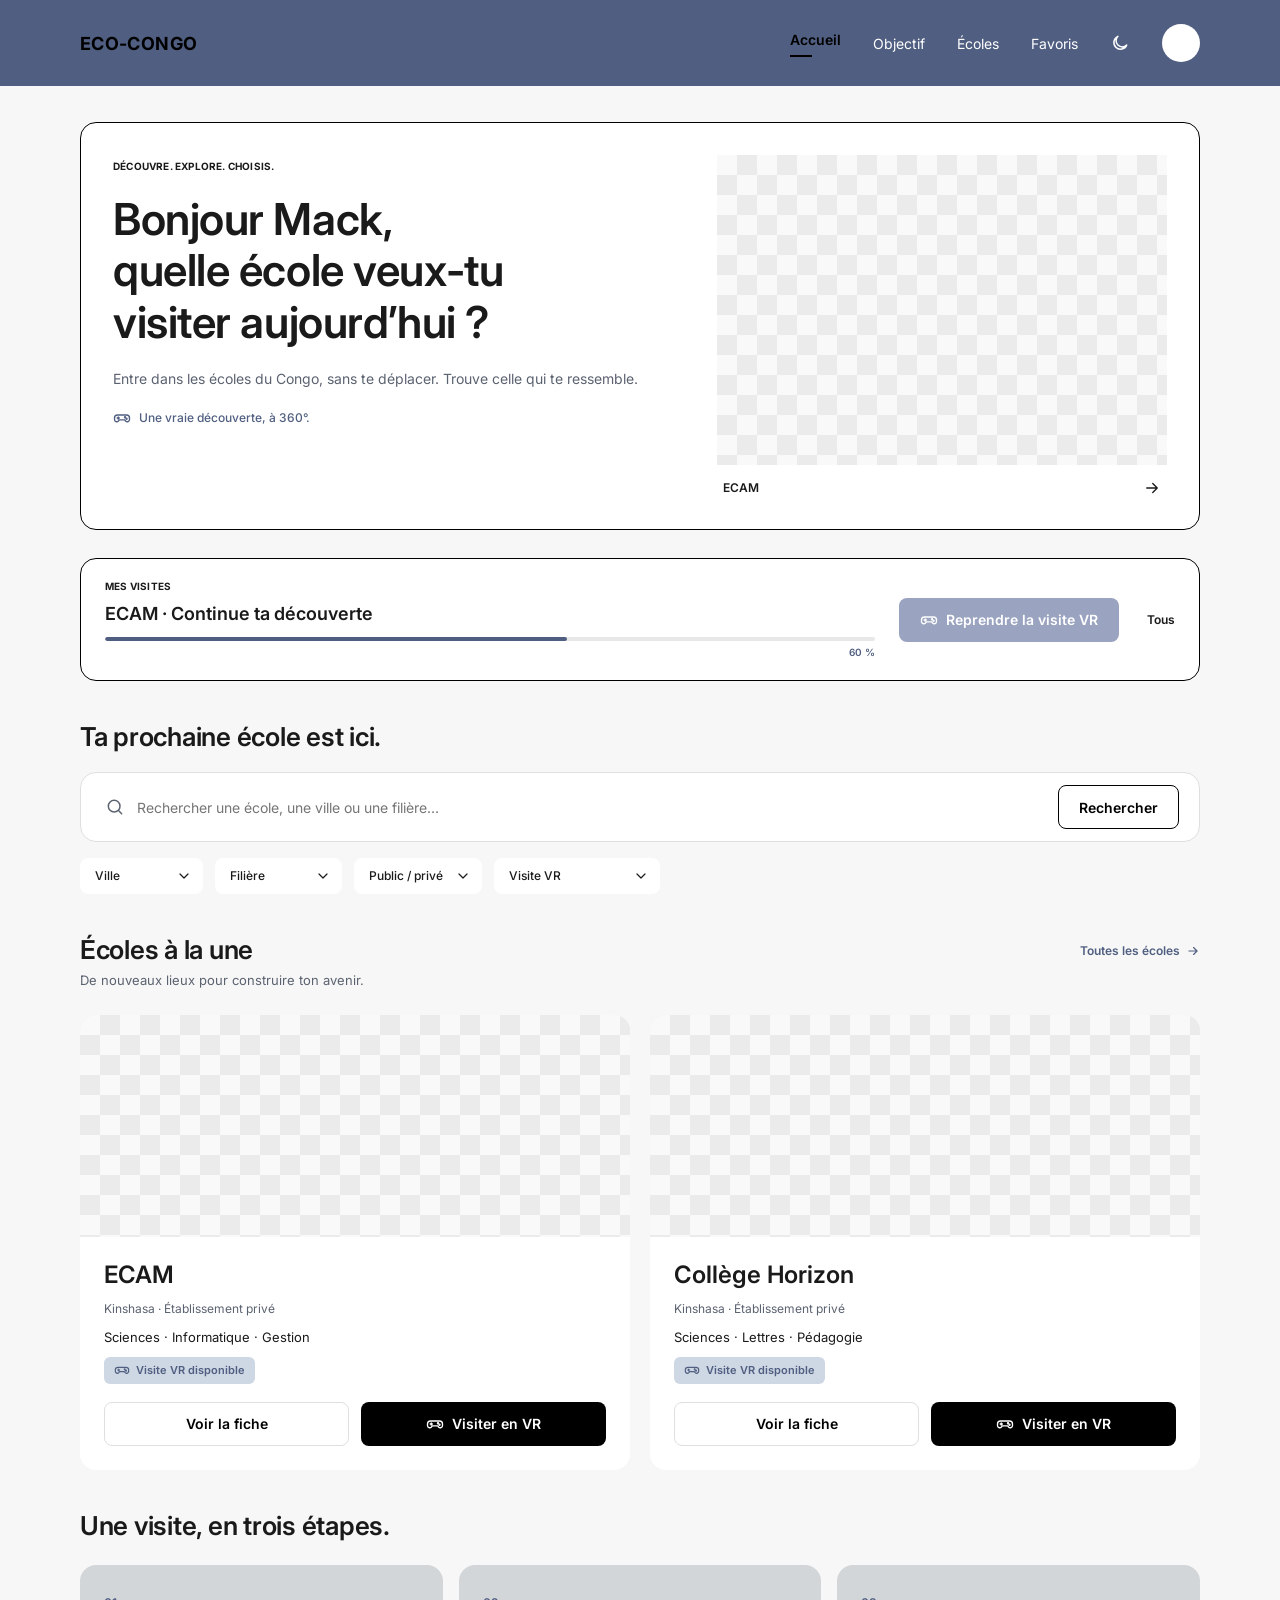
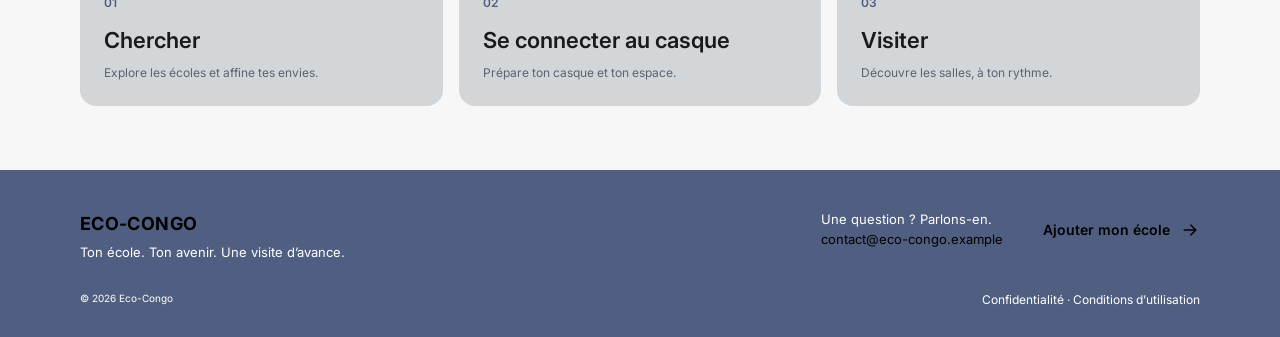
<file: index.html>
<!DOCTYPE html>
<html lang="fr">
<head>
  <meta charset="UTF-8">
  <meta name="viewport" content="width=device-width, initial-scale=1.0">
  <title>Accueil · Eco-Congo</title>

  <script src="js/theme.js"></script>
  <link rel="preconnect" href="https://fonts.googleapis.com">
  <link rel="preconnect" href="https://fonts.gstatic.com" crossorigin>
  <link href="https://fonts.googleapis.com/css2?family=Inter:wght@400;500;600;700&display=swap" rel="stylesheet">

  <link rel="stylesheet" href="css/base.css">
  <link rel="stylesheet" href="css/composants.css">
  <link rel="stylesheet" href="css/accueil.css">
</head>
<body>

  <header class="entete">
    <div class="conteneur">
      <a class="logo" href="index.html">ECO-CONGO</a>
      <div class="entete-droite">
        <nav class="menu" id="menu" aria-label="Navigation principale">
          <a href="index.html" class="actif" aria-current="page">Accueil</a>
          <a href="#objectif">Objectif</a>
          <a href="pages/resultats.html">Écoles</a>
          <a href="pages/favoris.html">Favoris</a>
        </nav>
        <button class="theme-btn" id="theme-btn" type="button" aria-pressed="false" aria-label="Passer en mode sombre">
          <svg class="ico-lune" viewBox="0 0 24 24" fill="none" stroke="currentColor" stroke-width="1.8" stroke-linecap="round" stroke-linejoin="round" aria-hidden="true"><path d="M20 14.5A8 8 0 1 1 9.5 4a6.5 6.5 0 0 0 10.5 10.5z"/></svg>
          <svg class="ico-soleil" viewBox="0 0 24 24" fill="none" stroke="currentColor" stroke-width="1.8" stroke-linecap="round" stroke-linejoin="round" aria-hidden="true"><circle cx="12" cy="12" r="4"/><path d="M12 2v2M12 20v2M4.9 4.9l1.4 1.4M17.7 17.7l1.4 1.4M2 12h2M20 12h2M4.9 19.1l1.4-1.4M17.7 6.3l1.4-1.4"/></svg>
        </button>
        <a class="profil" href="pages/connexion.html" aria-label="Mon profil"></a>
        <button class="burger" type="button" aria-label="Ouvrir le menu" aria-expanded="false" aria-controls="menu">
          <svg viewBox="0 0 24 24" fill="none" stroke="currentColor" stroke-width="1.8" stroke-linecap="round" aria-hidden="true"><path d="M4 7h16M4 12h16M4 17h16"/></svg>
        </button>
      </div>
    </div>
  </header>

  <main class="conteneur">

    <section class="hero" aria-labelledby="titre-hero">
      <div class="hero-texte">
        <p class="kicker">DÉCOUVRE. EXPLORE. CHOISIS.</p>
        <h1 id="titre-hero">Bonjour Mack,<br>quelle école veux-tu<br>visiter aujourd’hui ?</h1>
        <p class="hero-sous">Entre dans les écoles du Congo, sans te déplacer. Trouve celle qui te ressemble.</p>
        <p class="hero-lien">
          <svg viewBox="0 0 24 24" fill="none" stroke="currentColor" stroke-width="1.8" stroke-linecap="round" stroke-linejoin="round" aria-hidden="true"><path d="M6 8h12a4 4 0 0 1 4 4v2a3 3 0 0 1-5.2 2l-1.3-1.5h-7L7.2 16A3 3 0 0 1 2 14v-2a4 4 0 0 1 4-4z"/><path d="M7 10.5v3M5.5 12h3"/><circle cx="16" cy="11" r=".7"/><circle cx="18" cy="13" r=".7"/></svg>
          Une vraie découverte, à 360°.
        </p>
      </div>

      <a class="hero-ecole" href="pages/fiche-ecole.html" aria-label="Découvrir l'ECAM">
        <div class="photo" role="img" aria-label="Photo de l'ECAM"></div>
        <div class="hero-ecole-ligne">
          <span>ECAM</span>
          <svg viewBox="0 0 24 24" fill="none" stroke="currentColor" stroke-width="1.8" stroke-linecap="round" stroke-linejoin="round" aria-hidden="true"><path d="M5 12h14M13 6l6 6-6 6"/></svg>
        </div>
      </a>
    </section>

    <section class="visites" aria-label="Mes visites">
      <div class="visites-infos">
        <p class="kicker">MES VISITES</p>
        <h2>ECAM · Continue ta découverte</h2>
        <div class="progression">
          <div class="progression-piste" role="progressbar" aria-valuenow="60" aria-valuemin="0" aria-valuemax="100" aria-label="Avancement de la visite">
            <span style="width: 60%"></span>
          </div>
          <p class="progression-pct">60 %</p>
        </div>
      </div>
      <div class="visites-actions">
        <a class="btn btn-pale" href="pages/visite-360.html">
          <svg viewBox="0 0 24 24" fill="none" stroke="currentColor" stroke-width="1.8" stroke-linecap="round" stroke-linejoin="round" aria-hidden="true"><path d="M6 8h12a4 4 0 0 1 4 4v2a3 3 0 0 1-5.2 2l-1.3-1.5h-7L7.2 16A3 3 0 0 1 2 14v-2a4 4 0 0 1 4-4z"/><path d="M7 10.5v3M5.5 12h3"/><circle cx="16" cy="11" r=".7"/><circle cx="18" cy="13" r=".7"/></svg>
          Reprendre la visite VR
        </a>
        <a class="lien-tous" href="pages/favoris.html">Tous</a>
      </div>
    </section>

    <section class="bloc" aria-labelledby="titre-recherche">
      <h2 class="titre-section" id="titre-recherche">Ta prochaine école est ici.</h2>

      <form action="pages/resultats.html" method="get" role="search">
        <div class="recherche">
          <svg class="recherche-icone" viewBox="0 0 24 24" fill="none" stroke="currentColor" stroke-width="1.8" stroke-linecap="round" stroke-linejoin="round" aria-hidden="true"><circle cx="11" cy="11" r="7"/><path d="m20 20-3.5-3.5"/></svg>
          <label class="invisible" for="recherche-texte">Rechercher une école, une ville ou une filière</label>
          <input id="recherche-texte" name="q" type="search" placeholder="Rechercher une école, une ville ou une filière…" autocomplete="off">
          <button class="btn btn-contour-noir" type="submit">
            <span class="cache-mobile">Rechercher</span><span class="visible-mobile">Chercher</span>
          </button>
        </div>

        <div class="filtres-rapides">
          <select name="ville" aria-label="Ville">
            <option value="">Ville</option>
            <option>Kinshasa</option><option>Goma</option><option>Lubumbashi</option>
          </select>
          <select name="filiere" aria-label="Filière">
            <option value="">Filière</option>
            <option>Sciences</option><option>Informatique</option><option>Gestion</option>
            <option>Lettres</option><option>Commerce</option><option>Pédagogie</option>
          </select>
          <select name="type" aria-label="Public ou privé">
            <option value="">Public / privé</option>
            <option>Public</option><option>Privé</option>
          </select>
          <select name="vr" aria-label="Visite VR">
            <option value="">Visite VR</option>
            <option value="1">Visite VR disponible</option>
          </select>
        </div>
      </form>
    </section>

    <section class="bloc" aria-labelledby="titre-une">
      <div class="titre-ligne">
        <div>
          <h2 class="titre-section" id="titre-une">Écoles à la une</h2>
          <p class="titre-sous">De nouveaux lieux pour construire ton avenir.</p>
        </div>
        <a class="lien-bleu" href="pages/resultats.html">Toutes les écoles
          <svg viewBox="0 0 24 24" fill="none" stroke="currentColor" stroke-width="2" stroke-linecap="round" stroke-linejoin="round" aria-hidden="true"><path d="M5 12h14M13 6l6 6-6 6"/></svg>
        </a>
      </div>

      <div class="cartes-une">

        <article class="carte-ecole carte-ecole--haute">
          <div class="photo" role="img" aria-label="Photo de l'ECAM"></div>
          <div class="carte-contenu">
            <h3>ECAM</h3>
            <button class="carte-favori" type="button" data-id="ecam" aria-pressed="false" aria-label="Ajouter ECAM aux favoris">
              <svg viewBox="0 0 24 24" fill="none" stroke="currentColor" stroke-width="1.8" stroke-linecap="round" stroke-linejoin="round" aria-hidden="true"><path d="M12 20s-7-4.4-7-10a4 4 0 0 1 7-2.6A4 4 0 0 1 19 10c0 5.6-7 10-7 10z"/></svg>
            </button>
            <p class="carte-meta">Kinshasa · Établissement privé</p>
            <p class="carte-filieres">Sciences · Informatique · Gestion</p>
            <span class="badge-vr">
              <svg viewBox="0 0 24 24" fill="none" stroke="currentColor" stroke-width="1.8" stroke-linecap="round" stroke-linejoin="round" aria-hidden="true"><path d="M6 8h12a4 4 0 0 1 4 4v2a3 3 0 0 1-5.2 2l-1.3-1.5h-7L7.2 16A3 3 0 0 1 2 14v-2a4 4 0 0 1 4-4z"/><path d="M7 10.5v3M5.5 12h3"/><circle cx="16" cy="11" r=".7"/><circle cx="18" cy="13" r=".7"/></svg>
              Visite VR disponible
            </span>
            <div class="carte-actions">
              <a class="btn btn-contour" href="pages/fiche-ecole.html?id=ecam">Voir la fiche</a>
              <a class="btn btn-noir" href="pages/preparer-visite.html?id=ecam">
                <svg viewBox="0 0 24 24" fill="none" stroke="currentColor" stroke-width="1.8" stroke-linecap="round" stroke-linejoin="round" aria-hidden="true"><path d="M6 8h12a4 4 0 0 1 4 4v2a3 3 0 0 1-5.2 2l-1.3-1.5h-7L7.2 16A3 3 0 0 1 2 14v-2a4 4 0 0 1 4-4z"/><path d="M7 10.5v3M5.5 12h3"/><circle cx="16" cy="11" r=".7"/><circle cx="18" cy="13" r=".7"/></svg>
                Visiter en VR
              </a>
            </div>
          </div>
        </article>

        <article class="carte-ecole carte-ecole--haute">
          <div class="photo" role="img" aria-label="Photo du Collège Horizon"></div>
          <div class="carte-contenu">
            <h3>Collège Horizon</h3>
            <button class="carte-favori" type="button" data-id="college-horizon" aria-pressed="false" aria-label="Ajouter le Collège Horizon aux favoris">
              <svg viewBox="0 0 24 24" fill="none" stroke="currentColor" stroke-width="1.8" stroke-linecap="round" stroke-linejoin="round" aria-hidden="true"><path d="M12 20s-7-4.4-7-10a4 4 0 0 1 7-2.6A4 4 0 0 1 19 10c0 5.6-7 10-7 10z"/></svg>
            </button>
            <p class="carte-meta">Kinshasa · Établissement privé</p>
            <p class="carte-filieres">Sciences · Lettres · Pédagogie</p>
            <span class="badge-vr">
              <svg viewBox="0 0 24 24" fill="none" stroke="currentColor" stroke-width="1.8" stroke-linecap="round" stroke-linejoin="round" aria-hidden="true"><path d="M6 8h12a4 4 0 0 1 4 4v2a3 3 0 0 1-5.2 2l-1.3-1.5h-7L7.2 16A3 3 0 0 1 2 14v-2a4 4 0 0 1 4-4z"/><path d="M7 10.5v3M5.5 12h3"/><circle cx="16" cy="11" r=".7"/><circle cx="18" cy="13" r=".7"/></svg>
              Visite VR disponible
            </span>
            <div class="carte-actions">
              <a class="btn btn-contour" href="pages/fiche-ecole.html?id=college-horizon">Voir la fiche</a>
              <a class="btn btn-noir" href="pages/preparer-visite.html?id=college-horizon">
                <svg viewBox="0 0 24 24" fill="none" stroke="currentColor" stroke-width="1.8" stroke-linecap="round" stroke-linejoin="round" aria-hidden="true"><path d="M6 8h12a4 4 0 0 1 4 4v2a3 3 0 0 1-5.2 2l-1.3-1.5h-7L7.2 16A3 3 0 0 1 2 14v-2a4 4 0 0 1 4-4z"/><path d="M7 10.5v3M5.5 12h3"/><circle cx="16" cy="11" r=".7"/><circle cx="18" cy="13" r=".7"/></svg>
                Visiter en VR
              </a>
            </div>
          </div>
        </article>

      </div>
    </section>

    <section class="bloc" id="objectif" aria-labelledby="titre-etapes">
      <h2 class="titre-section" id="titre-etapes">Une visite, en trois étapes.</h2>
      <ol class="trois-etapes">
        <li>
          <span class="etape-num">01</span>
          <h3>Chercher</h3>
          <p>Explore les écoles et affine tes envies.</p>
        </li>
        <li>
          <span class="etape-num">02</span>
          <h3>Se connecter au casque</h3>
          <p>Prépare ton casque et ton espace.</p>
        </li>
        <li>
          <span class="etape-num">03</span>
          <h3>Visiter</h3>
          <p>Découvre les salles, à ton rythme.</p>
        </li>
      </ol>
    </section>
  </main>

  <footer class="pied">
    <div class="conteneur">
      <div class="pied-haut">
        <div>
          <strong class="logo">ECO-CONGO</strong>
          <p class="pied-slogan">Ton école. Ton avenir. Une visite d’avance.</p>
        </div>
        <div class="pied-droite">
          <div class="pied-contact">
            <p>Une question ? Parlons-en.</p>
            <a href="mailto:contact@eco-congo.example">contact@eco-congo.example</a>
          </div>
          <a class="pied-ajout" href="pages/ajouter-ecole.html">Ajouter mon école
            <svg viewBox="0 0 24 24" fill="none" stroke="currentColor" stroke-width="1.8" stroke-linecap="round" stroke-linejoin="round" aria-hidden="true"><path d="M5 12h14M13 6l6 6-6 6"/></svg>
          </a>
        </div>
      </div>
      <div class="pied-bas">
        <small>© 2026 Eco-Congo</small>
        <p class="pied-legal"><a href="#">Confidentialité</a> · <a href="#">Conditions d’utilisation</a></p>
      </div>
    </div>
  </footer>

  <script src="js/main.js"></script>
  <script src="js/accueil.js"></script>
</body>
</html>
</file>
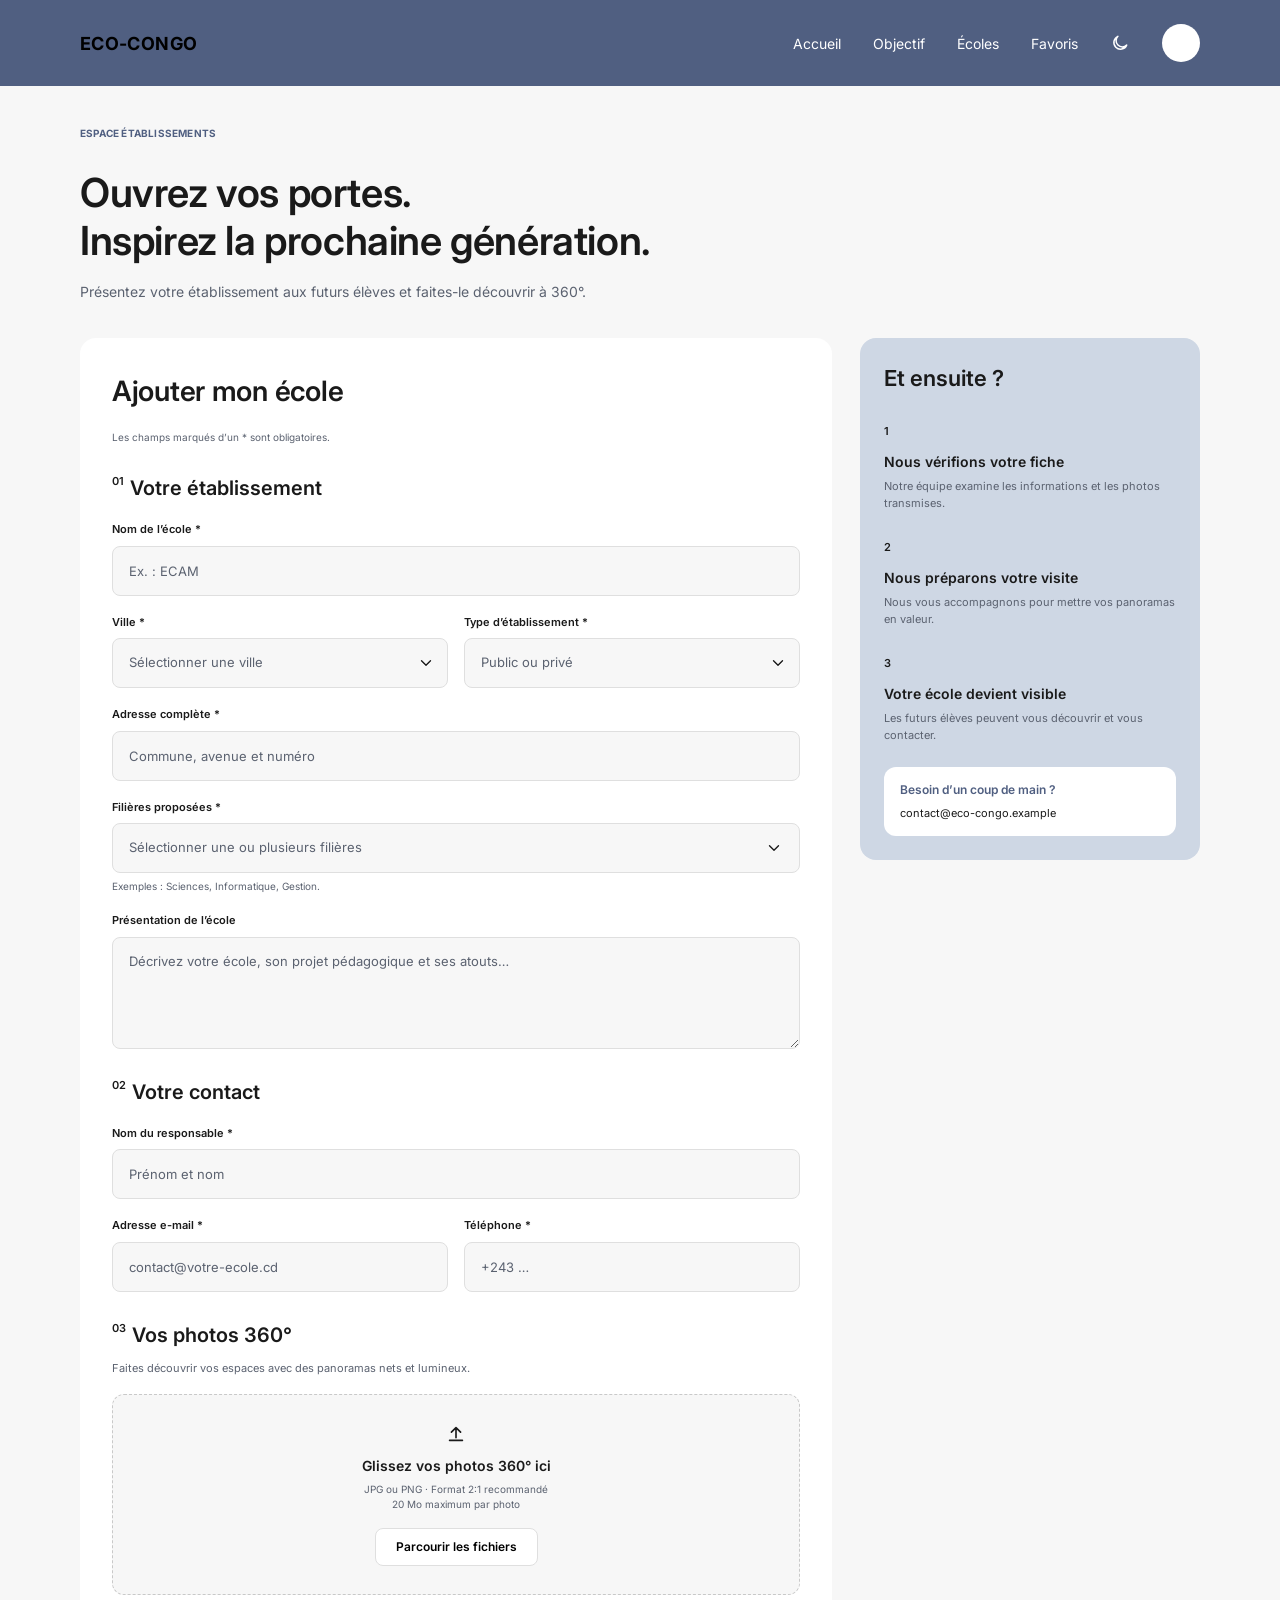
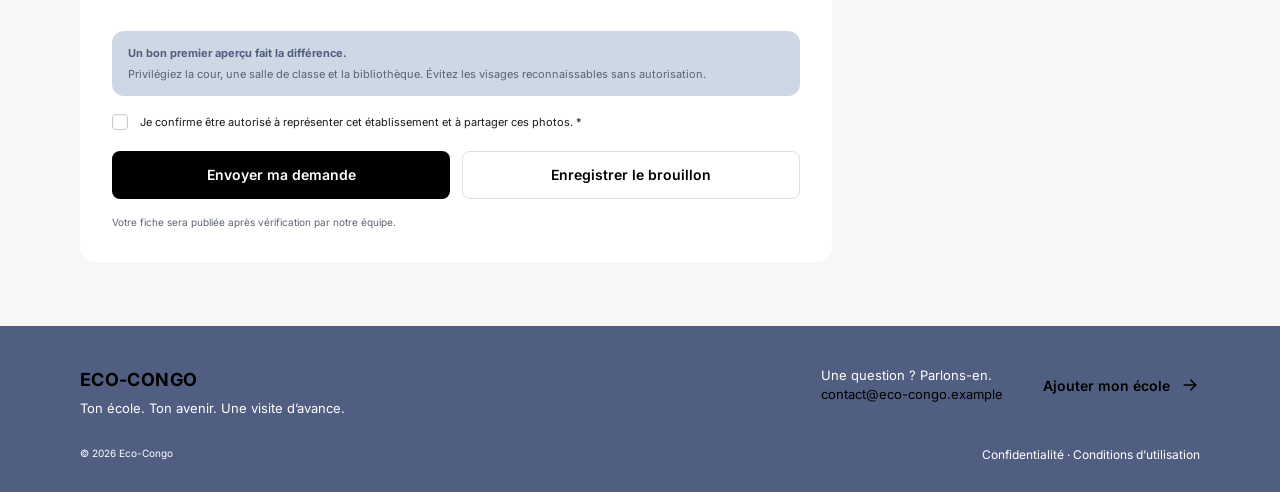
<file: pages/ajouter-ecole.html>
<!DOCTYPE html>
<html lang="fr">
<head>
  <meta charset="UTF-8">
  <meta name="viewport" content="width=device-width, initial-scale=1.0">
  <title>Ajouter mon école · Eco-Congo</title>

  <script src="../js/theme.js"></script>
  <link rel="preconnect" href="https://fonts.googleapis.com">
  <link rel="preconnect" href="https://fonts.gstatic.com" crossorigin>
  <link href="https://fonts.googleapis.com/css2?family=Inter:wght@400;500;600;700&display=swap" rel="stylesheet">
  <link rel="stylesheet" href="../css/base.css">
  <link rel="stylesheet" href="../css/composants.css">
  <link rel="stylesheet" href="../css/formulaires.css">
  <link rel="stylesheet" href="../css/ajouter-ecole.css">
</head>
<body>

  <header class="entete">
    <div class="conteneur">
      <a class="logo" href="../index.html">ECO-CONGO</a>
      <div class="entete-droite">
        <nav class="menu" id="menu" aria-label="Navigation principale">
          <a href="../index.html">Accueil</a>
          <a href="../index.html#objectif">Objectif</a>
          <a href="resultats.html">Écoles</a>
          <a href="favoris.html">Favoris</a>
        </nav>
        <button class="theme-btn" id="theme-btn" type="button" aria-pressed="false" aria-label="Passer en mode sombre">
          <svg class="ico-lune" viewBox="0 0 24 24" fill="none" stroke="currentColor" stroke-width="1.8" stroke-linecap="round" stroke-linejoin="round" aria-hidden="true"><path d="M20 14.5A8 8 0 1 1 9.5 4a6.5 6.5 0 0 0 10.5 10.5z"/></svg>
          <svg class="ico-soleil" viewBox="0 0 24 24" fill="none" stroke="currentColor" stroke-width="1.8" stroke-linecap="round" stroke-linejoin="round" aria-hidden="true"><circle cx="12" cy="12" r="4"/><path d="M12 2v2M12 20v2M4.9 4.9l1.4 1.4M17.7 17.7l1.4 1.4M2 12h2M20 12h2M4.9 19.1l1.4-1.4M17.7 6.3l1.4-1.4"/></svg>
        </button>
        <a class="profil" href="connexion.html" aria-label="Mon profil"></a>
        <button class="burger" type="button" aria-label="Ouvrir le menu" aria-expanded="false" aria-controls="menu">
          <svg viewBox="0 0 24 24" fill="none" stroke="currentColor" stroke-width="1.8" stroke-linecap="round" stroke-linejoin="round" aria-hidden="true"><path d="M4 7h16M4 12h16M4 17h16"/></svg>
        </button>
      </div>
    </div>
  </header>

  <main class="conteneur">

    <section class="ajout-intro">
      <p class="kicker-bleu">Espace établissements</p>
      <h1>Ouvrez vos portes.<br>Inspirez la prochaine génération.</h1>
      <p class="sous-titre">Présentez votre établissement aux futurs élèves et faites-le découvrir à 360°.</p>
    </section>

    <div class="ajout-grille">

      <div class="ajout-form">
        <h2>Ajouter mon école</h2>
        <p class="ajout-note">Les champs marqués d’un * sont obligatoires.</p>

        <form id="form-ecole" novalidate>

          <fieldset class="form-section" style="border:0">
            <h3><span class="num">01</span> Votre établissement</h3>

            <div class="form-champ">
              <label for="nom-ecole">Nom de l’école *</label>
              <input class="entree" id="nom-ecole" name="nom-ecole" type="text" placeholder="Ex. : ECAM" required>
            </div>

            <div class="form-2col">
              <div class="form-champ">
                <label for="ville">Ville *</label>
                <select class="entree" id="ville" name="ville" required>
                  <option value="" selected disabled>Sélectionner une ville</option>
              <option>Kinshasa</option>
              <option>Lubumbashi</option>
              <option>Goma</option>
              <option>Bukavu</option>
              <option>Kisangani</option>
              <option>Mbuji-Mayi</option>
              <option>Matadi</option>
              <option>Kolwezi</option>
              <option>Autre ville</option>
                </select>
              </div>
              <div class="form-champ">
                <label for="type">Type d’établissement *</label>
                <select class="entree" id="type" name="type" required>
                  <option value="" selected disabled>Public ou privé</option>
                  <option>Public</option>
                  <option>Privé</option>
                </select>
              </div>
            </div>

            <div class="form-champ">
              <label for="adresse">Adresse complète *</label>
              <input class="entree" id="adresse" name="adresse" type="text" placeholder="Commune, avenue et numéro" required>
            </div>

            <div class="form-champ">
              <span class="form-label" id="label-filieres">Filières proposées *</span>
              <details class="multi" id="multi-filieres">
                <summary class="entree" aria-labelledby="label-filieres">
                  <span class="multi-texte" id="multi-texte">Sélectionner une ou plusieurs filières</span>
                  <svg viewBox="0 0 24 24" fill="none" stroke="currentColor" stroke-width="1.8" stroke-linecap="round" stroke-linejoin="round" aria-hidden="true"><path d="m6 9 6 6 6-6"/></svg>
                </summary>
                <div class="multi-liste">
            <label class="case case--petit"><input type="checkbox" name="filieres" value="Sciences"><span>Sciences</span></label>
            <label class="case case--petit"><input type="checkbox" name="filieres" value="Informatique"><span>Informatique</span></label>
            <label class="case case--petit"><input type="checkbox" name="filieres" value="Gestion"><span>Gestion</span></label>
            <label class="case case--petit"><input type="checkbox" name="filieres" value="Lettres"><span>Lettres</span></label>
            <label class="case case--petit"><input type="checkbox" name="filieres" value="Commerce"><span>Commerce</span></label>
            <label class="case case--petit"><input type="checkbox" name="filieres" value="Pédagogie"><span>Pédagogie</span></label>
            <label class="case case--petit"><input type="checkbox" name="filieres" value="Santé"><span>Santé</span></label>
            <label class="case case--petit"><input type="checkbox" name="filieres" value="Droit"><span>Droit</span></label>
                </div>
              </details>
              <p class="aide">Exemples : Sciences, Informatique, Gestion.</p>
            </div>

            <div class="form-champ">
              <label for="presentation">Présentation de l’école</label>
              <textarea class="entree" id="presentation" name="presentation" placeholder="Décrivez votre école, son projet pédagogique et ses atouts…"></textarea>
            </div>
          </fieldset>

          <fieldset class="form-section" style="border:0">
            <h3><span class="num">02</span> Votre contact</h3>

            <div class="form-champ">
              <label for="responsable">Nom du responsable *</label>
              <input class="entree" id="responsable" name="responsable" type="text" placeholder="Prénom et nom" required>
            </div>

            <div class="form-2col">
              <div class="form-champ">
                <label for="email">Adresse e-mail *</label>
                <input class="entree" id="email" name="email" type="email" placeholder="contact@votre-ecole.cd" required>
              </div>
              <div class="form-champ">
                <label for="tel">Téléphone *</label>
                <input class="entree" id="tel" name="tel" type="tel" placeholder="+243 …" required>
              </div>
            </div>
          </fieldset>

          <fieldset class="form-section" style="border:0">
            <h3><span class="num">03</span> Vos photos 360°</h3>
            <p class="form-section-texte">Faites découvrir vos espaces avec des panoramas nets et lumineux.</p>

            <div class="depot" id="depot">
              <svg viewBox="0 0 24 24" fill="none" stroke="currentColor" stroke-width="1.8" stroke-linecap="round" stroke-linejoin="round" aria-hidden="true"><path d="M12 16V5M7 10l5-5 5 5M5 19h14"/></svg>
              <strong><span class="cache-mobile">Glissez vos photos 360° ici</span><span class="visible-mobile">Ajoutez vos photos 360°</span></strong>
              <small>JPG ou PNG · Format 2:1 recommandé<br>20 Mo maximum par photo</small>
              <button class="btn btn-contour" id="btn-fichiers" type="button">Parcourir les fichiers</button>
              <input class="invisible" id="fichiers" name="photos" type="file" accept="image/jpeg,image/png" multiple>
            </div>
            <ul class="fichiers" id="liste-fichiers" aria-live="polite"></ul>

            <div class="astuce">
              <strong>Un bon premier aperçu fait la différence.</strong>
              <p>Privilégiez la cour, une salle de classe et la bibliothèque. Évitez les visages reconnaissables sans autorisation.</p>
            </div>

            <label class="case case--petit"><input type="checkbox" id="autorisation" name="autorisation" required><span>Je confirme être autorisé à représenter cet établissement et à partager ces photos. *</span></label>
          </fieldset>

          <p class="message-form erreur" id="message-form" role="alert" hidden style="margin-top:20px"></p>

          <div class="form-actions" style="margin-top:20px">
            <button class="btn btn-noir btn-haut" type="submit">Envoyer ma demande</button>
            <button class="btn btn-contour btn-haut" id="btn-brouillon" type="button">Enregistrer le brouillon</button>
          </div>
          <p class="form-fin" style="margin-top:16px">Votre fiche sera publiée après vérification par notre équipe.</p>
        </form>

        <div class="succes" id="succes" hidden>
          <h2>Merci, votre demande est prête.</h2>
          <p>Notre équipe va vérifier votre fiche et vous répondra par e-mail.</p>
          <a class="btn btn-noir" href="../index.html">Retour à l’accueil</a>
        </div>
      </div>

      <aside class="ensuite" aria-labelledby="titre-ensuite">
        <h2 id="titre-ensuite">Et ensuite ?</h2>
        <ol>
          <li><span>1</span><h3>Nous vérifions votre fiche</h3><p>Notre équipe examine les informations et les photos transmises.</p></li>
          <li><span>2</span><h3>Nous préparons votre visite</h3><p>Nous vous accompagnons pour mettre vos panoramas en valeur.</p></li>
          <li><span>3</span><h3>Votre école devient visible</h3><p>Les futurs élèves peuvent vous découvrir et vous contacter.</p></li>
        </ol>
        <div class="aide-boite">
          <strong>Besoin d’un coup de main ?</strong>
          <a href="mailto:contact@eco-congo.example">contact@eco-congo.example</a>
        </div>
      </aside>
    </div>
  </main>

  <footer class="pied">
    <div class="conteneur">
      <div class="pied-haut">
        <div>
          <strong class="logo">ECO-CONGO</strong>
          <p class="pied-slogan">Ton école. Ton avenir. Une visite d’avance.</p>
        </div>
        <div class="pied-droite">
          <div class="pied-contact">
            <p>Une question ? Parlons-en.</p>
            <a href="mailto:contact@eco-congo.example">contact@eco-congo.example</a>
          </div>
          <a class="pied-ajout" href="ajouter-ecole.html">Ajouter mon école
            <svg viewBox="0 0 24 24" fill="none" stroke="currentColor" stroke-width="1.8" stroke-linecap="round" stroke-linejoin="round" aria-hidden="true"><path d="M5 12h14M13 6l6 6-6 6"/></svg>
          </a>
        </div>
      </div>
      <div class="pied-bas">
        <small>© 2026 Eco-Congo</small>
        <p class="pied-legal"><a href="#">Confidentialité</a> · <a href="#">Conditions d’utilisation</a></p>
      </div>
    </div>
  </footer>

  <script src="../js/main.js"></script>
  <script src="../js/ajouter-ecole.js"></script>
</body>
</html>
</file>
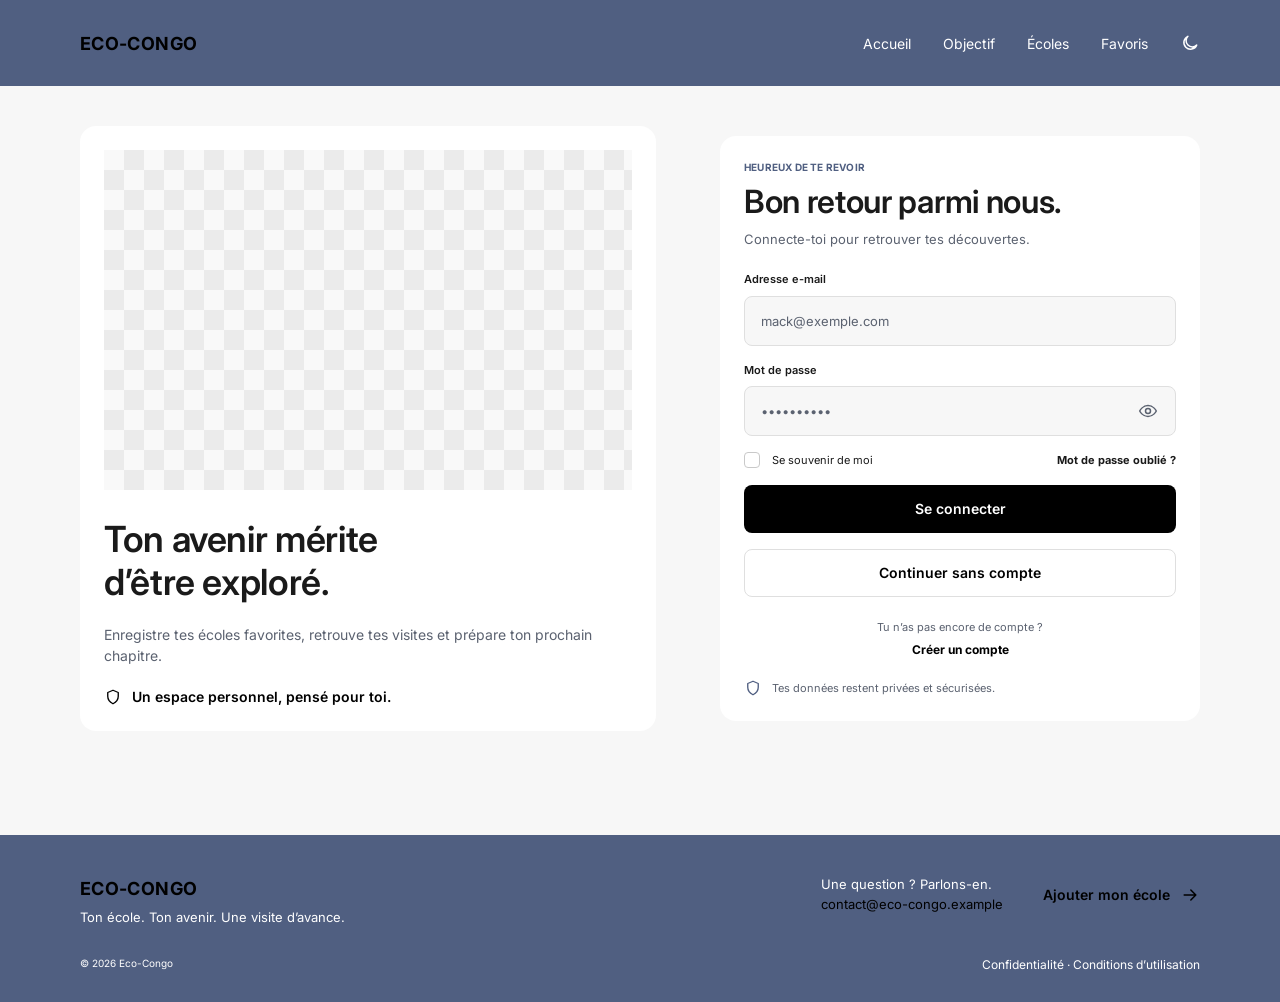
<file: pages/connexion.html>
<!DOCTYPE html>
<html lang="fr">
<head>
  <meta charset="UTF-8">
  <meta name="viewport" content="width=device-width, initial-scale=1.0">
  <title>Connexion · Eco-Congo</title>

  <script src="../js/theme.js"></script>
  <link rel="preconnect" href="https://fonts.googleapis.com">
  <link rel="preconnect" href="https://fonts.gstatic.com" crossorigin>
  <link href="https://fonts.googleapis.com/css2?family=Inter:wght@400;500;600;700&display=swap" rel="stylesheet">
  <link rel="stylesheet" href="../css/base.css">
  <link rel="stylesheet" href="../css/composants.css">
  <link rel="stylesheet" href="../css/formulaires.css">
  <link rel="stylesheet" href="../css/auth.css">
</head>
<body>

  <header class="entete">
    <div class="conteneur">
      <a class="logo" href="../index.html">ECO-CONGO</a>
      <div class="entete-droite">
        <nav class="menu" id="menu" aria-label="Navigation principale">
          <a href="../index.html">Accueil</a>
          <a href="../index.html#objectif">Objectif</a>
          <a href="resultats.html">Écoles</a>
          <a href="favoris.html">Favoris</a>
        </nav>
        <button class="theme-btn" id="theme-btn" type="button" aria-pressed="false" aria-label="Passer en mode sombre">
          <svg class="ico-lune" viewBox="0 0 24 24" fill="none" stroke="currentColor" stroke-width="1.8" stroke-linecap="round" stroke-linejoin="round" aria-hidden="true"><path d="M20 14.5A8 8 0 1 1 9.5 4a6.5 6.5 0 0 0 10.5 10.5z"/></svg>
          <svg class="ico-soleil" viewBox="0 0 24 24" fill="none" stroke="currentColor" stroke-width="1.8" stroke-linecap="round" stroke-linejoin="round" aria-hidden="true"><circle cx="12" cy="12" r="4"/><path d="M12 2v2M12 20v2M4.9 4.9l1.4 1.4M17.7 17.7l1.4 1.4M2 12h2M20 12h2M4.9 19.1l1.4-1.4M17.7 6.3l1.4-1.4"/></svg>
        </button>
        <button class="burger" type="button" aria-label="Ouvrir le menu" aria-expanded="false" aria-controls="menu">
          <svg viewBox="0 0 24 24" fill="none" stroke="currentColor" stroke-width="1.8" stroke-linecap="round" stroke-linejoin="round" aria-hidden="true"><path d="M4 7h16M4 12h16M4 17h16"/></svg>
        </button>
      </div>
    </div>
  </header>

  <main class="conteneur auth">

    <section class="auth-visuel" aria-label="Présentation">
      <div class="photo" role="img" aria-label="Illustration"></div>
      <h2>Ton avenir mérite<br>d’être exploré.</h2>
      <p>Enregistre tes écoles favorites, retrouve tes visites et prépare ton prochain chapitre.</p>
      <p class="auth-badge"><svg viewBox="0 0 24 24" fill="none" stroke="currentColor" stroke-width="1.8" stroke-linecap="round" stroke-linejoin="round" aria-hidden="true"><path d="M12 3 5 6v5c0 4.5 3 8 7 10 4-2 7-5.5 7-10V6l-7-3z"/></svg> Un espace personnel, pensé pour toi.</p>
    </section>

    <section class="auth-carte" aria-labelledby="titre-connexion">
      <p class="kicker-bleu">Heureux de te revoir</p>
      <h1 id="titre-connexion">Bon retour parmi nous.</h1>
      <p class="auth-sous">Connecte-toi pour retrouver tes découvertes.</p>

      <form class="auth-form" id="form-connexion" novalidate>
        <p class="message-form" id="message-form" role="status" hidden></p>

        <div class="form-champ">
          <label for="email">Adresse e-mail</label>
          <input class="entree" id="email" name="email" type="email" placeholder="mack@exemple.com" autocomplete="email" required>
        </div>

        <div class="form-champ">
          <label for="mdp">Mot de passe</label>
          <div class="mdp">
            <input class="entree" id="mdp" name="mdp" type="password" placeholder="••••••••••" autocomplete="current-password" required>
            <button class="mdp-oeil" type="button" aria-label="Afficher le mot de passe" aria-pressed="false"><svg viewBox="0 0 24 24" fill="none" stroke="currentColor" stroke-width="1.8" stroke-linecap="round" stroke-linejoin="round" aria-hidden="true"><path d="M2 12s3.5-6.5 10-6.5S22 12 22 12s-3.5 6.5-10 6.5S2 12 2 12z"/><circle cx="12" cy="12" r="3"/></svg></button>
          </div>
        </div>

        <div class="auth-ligne">
          <label class="case case--petit"><input type="checkbox" name="souvenir"><span>Se souvenir de moi</span></label>
          <a class="lien-gras" href="#" data-bientot>Mot de passe oublié ?</a>
        </div>

        <button class="btn btn-noir btn-plein btn-haut" type="submit">Se connecter</button>
        <a class="btn btn-contour btn-plein btn-haut" href="../index.html">Continuer sans compte</a>
      </form>

      <p class="auth-bas">Tu n’as pas encore de compte ?<br><a href="inscription.html">Créer un compte</a></p>
      <p class="note-prive"><svg viewBox="0 0 24 24" fill="none" stroke="currentColor" stroke-width="1.8" stroke-linecap="round" stroke-linejoin="round" aria-hidden="true"><path d="M12 3 5 6v5c0 4.5 3 8 7 10 4-2 7-5.5 7-10V6l-7-3z"/></svg> Tes données restent privées et sécurisées.</p>
    </section>
  </main>

  <footer class="pied">
    <div class="conteneur">
      <div class="pied-haut">
        <div>
          <strong class="logo">ECO-CONGO</strong>
          <p class="pied-slogan">Ton école. Ton avenir. Une visite d’avance.</p>
        </div>
        <div class="pied-droite">
          <div class="pied-contact">
            <p>Une question ? Parlons-en.</p>
            <a href="mailto:contact@eco-congo.example">contact@eco-congo.example</a>
          </div>
          <a class="pied-ajout" href="ajouter-ecole.html">Ajouter mon école
            <svg viewBox="0 0 24 24" fill="none" stroke="currentColor" stroke-width="1.8" stroke-linecap="round" stroke-linejoin="round" aria-hidden="true"><path d="M5 12h14M13 6l6 6-6 6"/></svg>
          </a>
        </div>
      </div>
      <div class="pied-bas">
        <small>© 2026 Eco-Congo</small>
        <p class="pied-legal"><a href="#">Confidentialité</a> · <a href="#">Conditions d’utilisation</a></p>
      </div>
    </div>
  </footer>

  <script src="../js/main.js"></script>
  <script src="../js/auth.js"></script>
</body>
</html>
</file>
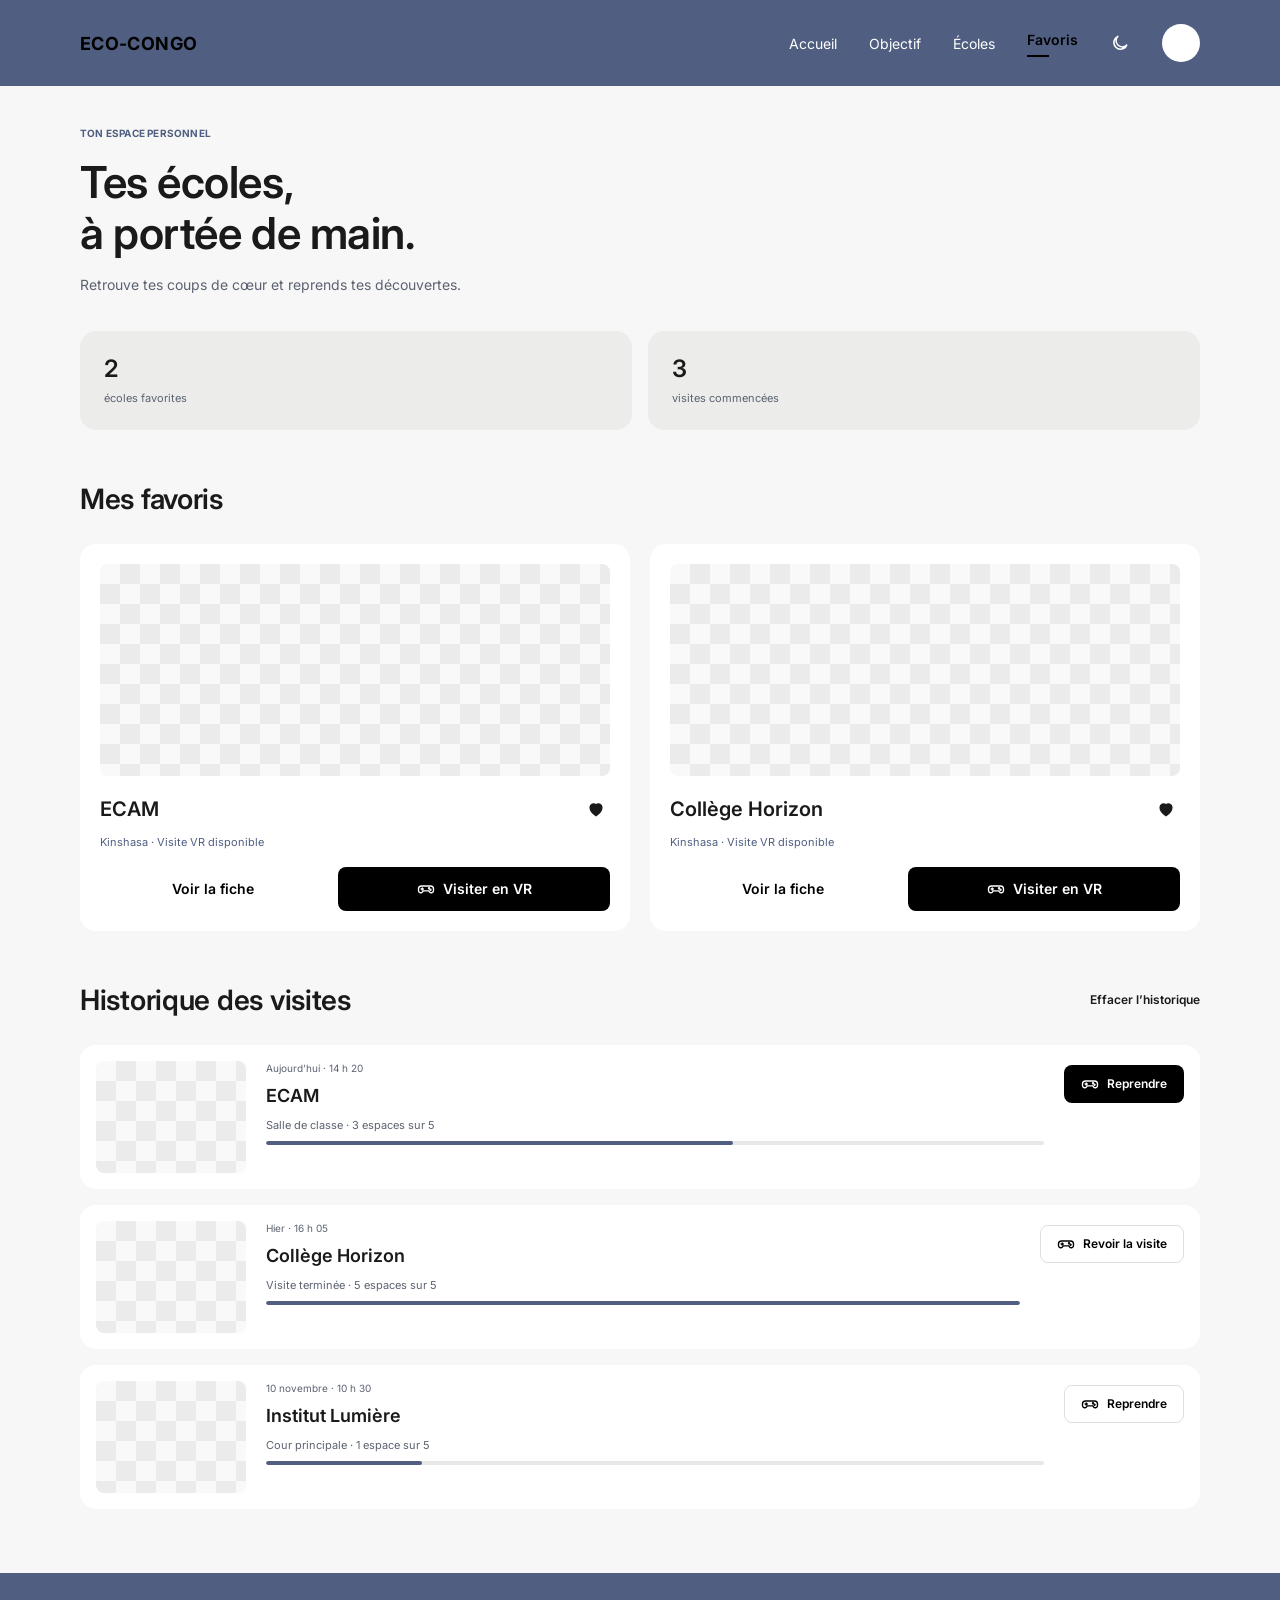
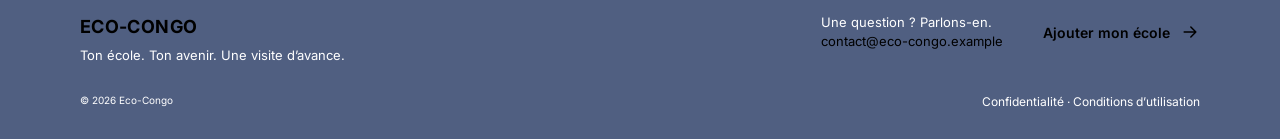
<file: pages/favoris.html>
<!DOCTYPE html>
<html lang="fr">
<head>
  <meta charset="UTF-8">
  <meta name="viewport" content="width=device-width, initial-scale=1.0">
  <title>Favoris · Eco-Congo</title>

  <script src="../js/theme.js"></script>
  <link rel="preconnect" href="https://fonts.googleapis.com">
  <link rel="preconnect" href="https://fonts.gstatic.com" crossorigin>
  <link href="https://fonts.googleapis.com/css2?family=Inter:wght@400;500;600;700&display=swap" rel="stylesheet">
  <link rel="stylesheet" href="../css/base.css">
  <link rel="stylesheet" href="../css/composants.css">
  <link rel="stylesheet" href="../css/favoris.css">
</head>
<body>

  <header class="entete">
    <div class="conteneur">
      <a class="logo" href="../index.html">ECO-CONGO</a>
      <div class="entete-droite">
        <nav class="menu" id="menu" aria-label="Navigation principale">
          <a href="../index.html">Accueil</a>
          <a href="../index.html#objectif">Objectif</a>
          <a href="resultats.html">Écoles</a>
          <a href="favoris.html" class="actif" aria-current="page">Favoris</a>
        </nav>
        <button class="theme-btn" id="theme-btn" type="button" aria-pressed="false" aria-label="Passer en mode sombre">
          <svg class="ico-lune" viewBox="0 0 24 24" fill="none" stroke="currentColor" stroke-width="1.8" stroke-linecap="round" stroke-linejoin="round" aria-hidden="true"><path d="M20 14.5A8 8 0 1 1 9.5 4a6.5 6.5 0 0 0 10.5 10.5z"/></svg>
          <svg class="ico-soleil" viewBox="0 0 24 24" fill="none" stroke="currentColor" stroke-width="1.8" stroke-linecap="round" stroke-linejoin="round" aria-hidden="true"><circle cx="12" cy="12" r="4"/><path d="M12 2v2M12 20v2M4.9 4.9l1.4 1.4M17.7 17.7l1.4 1.4M2 12h2M20 12h2M4.9 19.1l1.4-1.4M17.7 6.3l1.4-1.4"/></svg>
        </button>
        <a class="profil" href="connexion.html" aria-label="Mon profil"></a>
        <button class="burger" type="button" aria-label="Ouvrir le menu" aria-expanded="false" aria-controls="menu">
          <svg viewBox="0 0 24 24" fill="none" stroke="currentColor" stroke-width="1.8" stroke-linecap="round" stroke-linejoin="round" aria-hidden="true"><path d="M4 7h16M4 12h16M4 17h16"/></svg>
        </button>
      </div>
    </div>
  </header>

  <main class="conteneur">

    <section class="favoris-intro">
      <p class="kicker-bleu">Ton espace personnel</p>
      <h1 class="favoris-titre">Tes écoles,<br>à portée de main.</h1>
      <p class="sous-titre">Retrouve tes coups de cœur et reprends tes découvertes.</p>
    </section>

    <div class="stats">
      <div class="stat"><strong id="nb-favoris">2</strong><span>écoles favorites</span></div>
      <div class="stat"><strong id="nb-visites">3</strong><span>visites commencées</span></div>
    </div>

    <section class="favoris-section" aria-labelledby="titre-favoris">
      <h2 id="titre-favoris">Mes favoris</h2>
      <div class="fav-liste" id="fav-liste"></div>
    </section>

    <section class="favoris-section" aria-labelledby="titre-histo">
      <div class="section-ligne">
        <h2 id="titre-histo">Historique des visites</h2>
        <button class="lien-efface" id="effacer-histo" type="button">Effacer l’historique</button>
      </div>
      <ul class="histo" id="histo">
        <li class="histo-item">
          <div class="photo histo-photo" role="img" aria-label="Photo de ECAM"></div>
          <div class="histo-texte">
            <p class="histo-date">Aujourd’hui · 14 h 20</p>
            <h3>ECAM</h3>
            <p class="histo-etat">Salle de classe · 3 espaces sur 5</p>
            <div class="histo-piste" role="progressbar" aria-valuenow="60" aria-valuemin="0" aria-valuemax="100" aria-label="Avancement de la visite"><span style="width: 60%"></span></div>
          </div>
          <a class="btn btn-noir btn-petit" href="visite-360.html"><svg viewBox="0 0 24 24" fill="none" stroke="currentColor" stroke-width="1.8" stroke-linecap="round" stroke-linejoin="round" aria-hidden="true"><path d="M6 8h12a4 4 0 0 1 4 4v2a3 3 0 0 1-5.2 2l-1.3-1.5h-7L7.2 16A3 3 0 0 1 2 14v-2a4 4 0 0 1 4-4z"/><path d="M7 10.5v3M5.5 12h3"/><circle cx="16" cy="11" r=".7"/><circle cx="18" cy="13" r=".7"/></svg> Reprendre</a>
        </li>
        <li class="histo-item">
          <div class="photo histo-photo" role="img" aria-label="Photo de Collège Horizon"></div>
          <div class="histo-texte">
            <p class="histo-date">Hier · 16 h 05</p>
            <h3>Collège Horizon</h3>
            <p class="histo-etat">Visite terminée · 5 espaces sur 5</p>
            <div class="histo-piste" role="progressbar" aria-valuenow="100" aria-valuemin="0" aria-valuemax="100" aria-label="Avancement de la visite"><span style="width: 100%"></span></div>
          </div>
          <a class="btn btn-contour btn-petit" href="visite-360.html"><svg viewBox="0 0 24 24" fill="none" stroke="currentColor" stroke-width="1.8" stroke-linecap="round" stroke-linejoin="round" aria-hidden="true"><path d="M6 8h12a4 4 0 0 1 4 4v2a3 3 0 0 1-5.2 2l-1.3-1.5h-7L7.2 16A3 3 0 0 1 2 14v-2a4 4 0 0 1 4-4z"/><path d="M7 10.5v3M5.5 12h3"/><circle cx="16" cy="11" r=".7"/><circle cx="18" cy="13" r=".7"/></svg> Revoir la visite</a>
        </li>
        <li class="histo-item">
          <div class="photo histo-photo" role="img" aria-label="Photo de Institut Lumière"></div>
          <div class="histo-texte">
            <p class="histo-date">10 novembre · 10 h 30</p>
            <h3>Institut Lumière</h3>
            <p class="histo-etat">Cour principale · 1 espace sur 5</p>
            <div class="histo-piste" role="progressbar" aria-valuenow="20" aria-valuemin="0" aria-valuemax="100" aria-label="Avancement de la visite"><span style="width: 20%"></span></div>
          </div>
          <a class="btn btn-contour btn-petit" href="visite-360.html"><svg viewBox="0 0 24 24" fill="none" stroke="currentColor" stroke-width="1.8" stroke-linecap="round" stroke-linejoin="round" aria-hidden="true"><path d="M6 8h12a4 4 0 0 1 4 4v2a3 3 0 0 1-5.2 2l-1.3-1.5h-7L7.2 16A3 3 0 0 1 2 14v-2a4 4 0 0 1 4-4z"/><path d="M7 10.5v3M5.5 12h3"/><circle cx="16" cy="11" r=".7"/><circle cx="18" cy="13" r=".7"/></svg> Reprendre</a>
        </li>
      </ul>
      <p class="histo-vide" id="histo-vide" hidden>Aucune visite pour le moment. Choisis une école et lance ta première visite en VR.</p>
    </section>
  </main>

  <footer class="pied">
    <div class="conteneur">
      <div class="pied-haut">
        <div>
          <strong class="logo">ECO-CONGO</strong>
          <p class="pied-slogan">Ton école. Ton avenir. Une visite d’avance.</p>
        </div>
        <div class="pied-droite">
          <div class="pied-contact">
            <p>Une question ? Parlons-en.</p>
            <a href="mailto:contact@eco-congo.example">contact@eco-congo.example</a>
          </div>
          <a class="pied-ajout" href="ajouter-ecole.html">Ajouter mon école
            <svg viewBox="0 0 24 24" fill="none" stroke="currentColor" stroke-width="1.8" stroke-linecap="round" stroke-linejoin="round" aria-hidden="true"><path d="M5 12h14M13 6l6 6-6 6"/></svg>
          </a>
        </div>
      </div>
      <div class="pied-bas">
        <small>© 2026 Eco-Congo</small>
        <p class="pied-legal"><a href="#">Confidentialité</a> · <a href="#">Conditions d’utilisation</a></p>
      </div>
    </div>
  </footer>

  <script src="../js/main.js"></script>
  <script src="../js/favoris.js"></script>
</body>
</html>
</file>
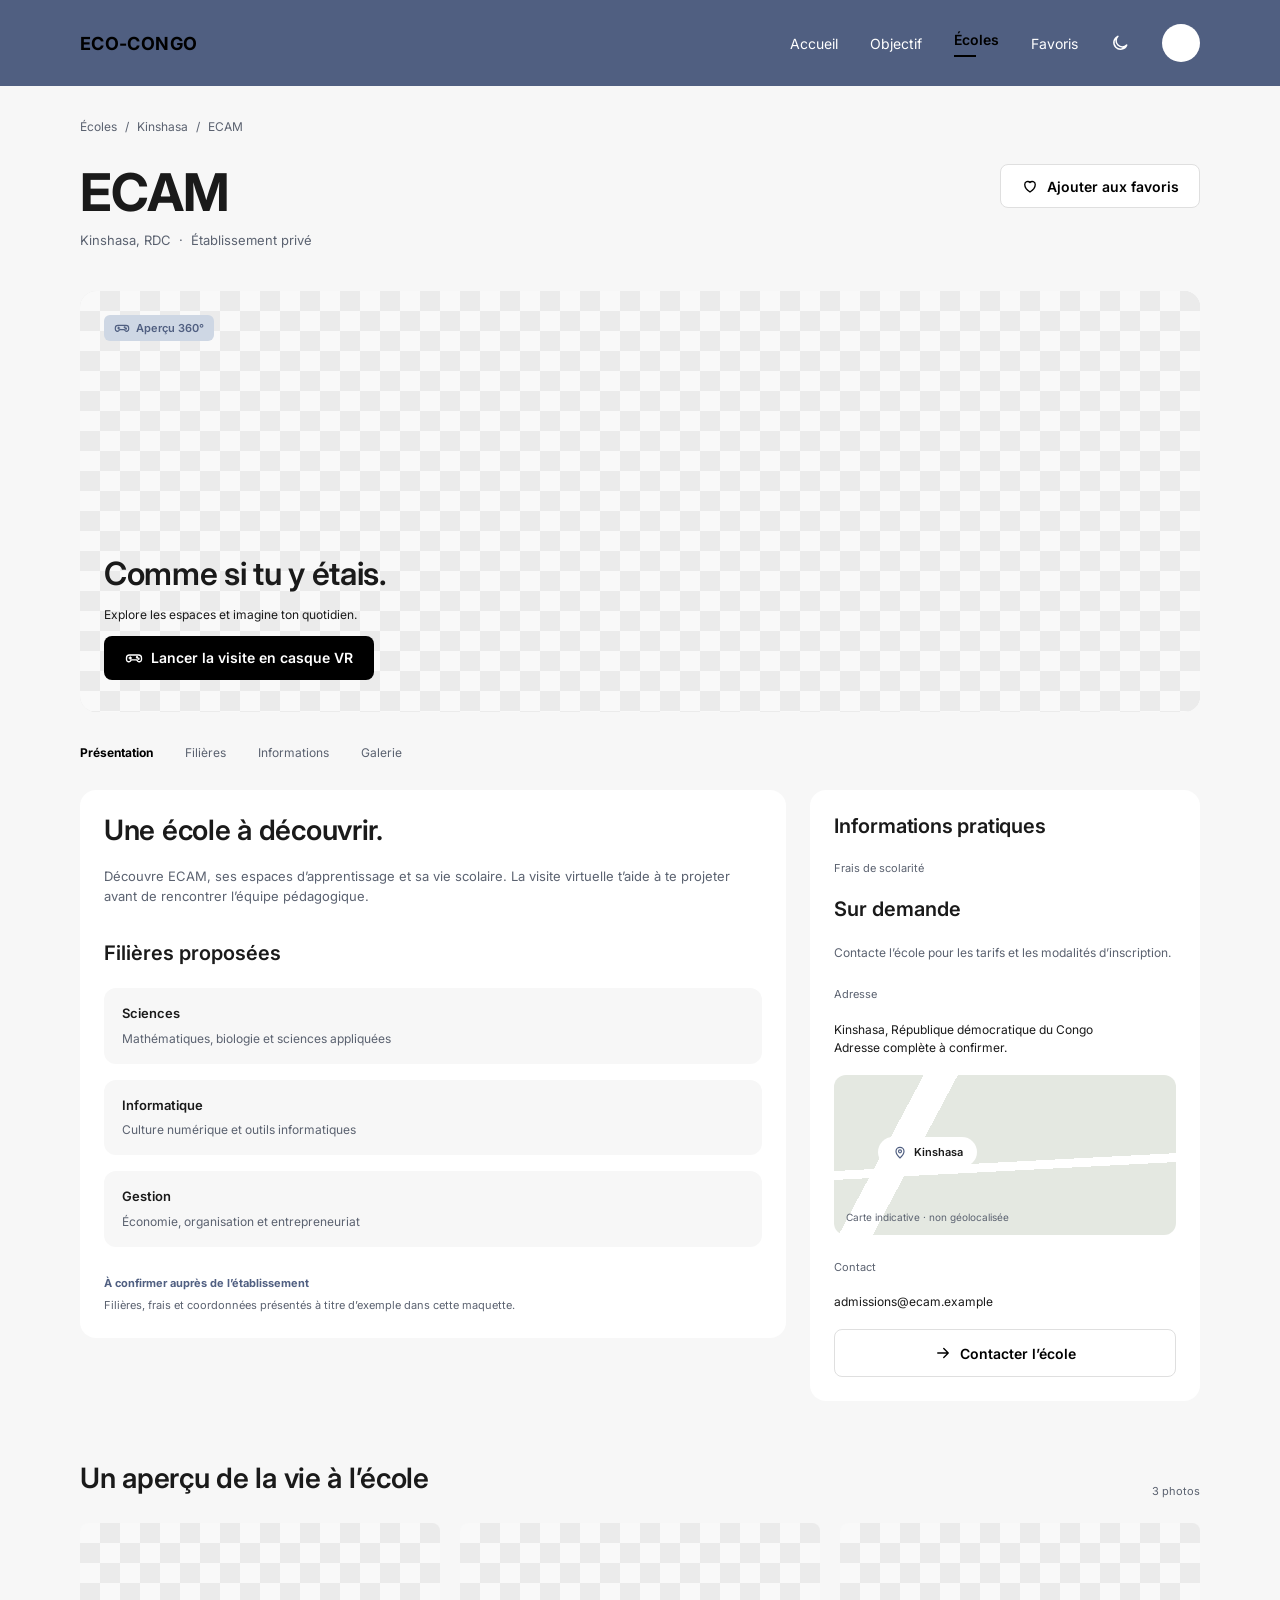
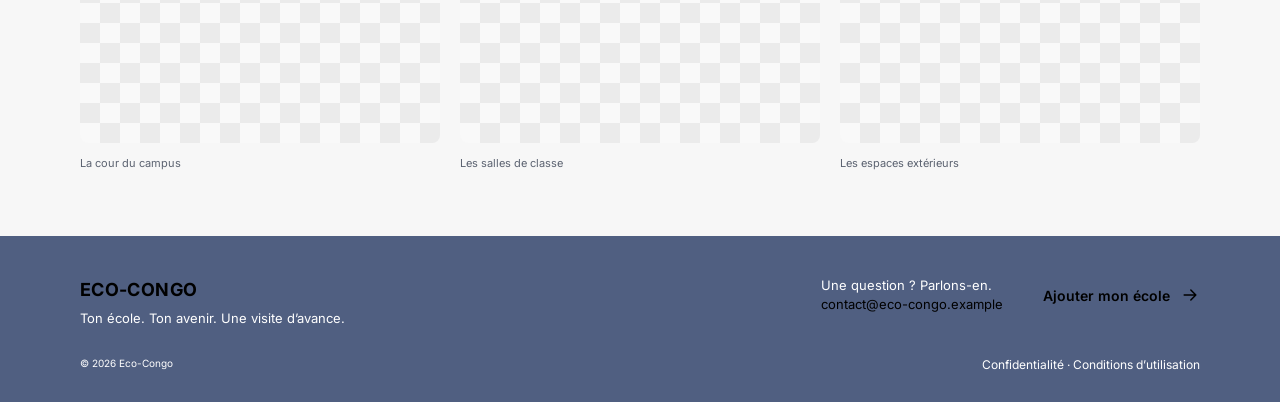
<file: pages/fiche-ecole.html>
<!DOCTYPE html>
<html lang="fr">
<head>
  <meta charset="UTF-8">
  <meta name="viewport" content="width=device-width, initial-scale=1.0">
  <title>ECAM · Eco-Congo</title>

  <script src="../js/theme.js"></script>
  <link rel="preconnect" href="https://fonts.googleapis.com">
  <link rel="preconnect" href="https://fonts.gstatic.com" crossorigin>
  <link href="https://fonts.googleapis.com/css2?family=Inter:wght@400;500;600;700&display=swap" rel="stylesheet">
  <link rel="stylesheet" href="../css/base.css">
  <link rel="stylesheet" href="../css/composants.css">
  <link rel="stylesheet" href="../css/fiche-ecole.css">
</head>
<body>

  <header class="entete">
    <div class="conteneur">
      <a class="logo" href="../index.html">ECO-CONGO</a>
      <div class="entete-droite">
        <nav class="menu" id="menu" aria-label="Navigation principale">
          <a href="../index.html">Accueil</a>
          <a href="../index.html#objectif">Objectif</a>
          <a href="resultats.html" class="actif" aria-current="page">Écoles</a>
          <a href="favoris.html">Favoris</a>
        </nav>
        <button class="theme-btn" id="theme-btn" type="button" aria-pressed="false" aria-label="Passer en mode sombre">
          <svg class="ico-lune" viewBox="0 0 24 24" fill="none" stroke="currentColor" stroke-width="1.8" stroke-linecap="round" stroke-linejoin="round" aria-hidden="true"><path d="M20 14.5A8 8 0 1 1 9.5 4a6.5 6.5 0 0 0 10.5 10.5z"/></svg>
          <svg class="ico-soleil" viewBox="0 0 24 24" fill="none" stroke="currentColor" stroke-width="1.8" stroke-linecap="round" stroke-linejoin="round" aria-hidden="true"><circle cx="12" cy="12" r="4"/><path d="M12 2v2M12 20v2M4.9 4.9l1.4 1.4M17.7 17.7l1.4 1.4M2 12h2M20 12h2M4.9 19.1l1.4-1.4M17.7 6.3l1.4-1.4"/></svg>
        </button>
        <a class="profil" href="connexion.html" aria-label="Mon profil"></a>
        <button class="burger" type="button" aria-label="Ouvrir le menu" aria-expanded="false" aria-controls="menu">
          <svg viewBox="0 0 24 24" fill="none" stroke="currentColor" stroke-width="1.8" stroke-linecap="round" stroke-linejoin="round" aria-hidden="true"><path d="M4 7h16M4 12h16M4 17h16"/></svg>
        </button>
      </div>
    </div>
  </header>

  <main class="conteneur">

    <nav class="fil-ariane" aria-label="Fil d'Ariane">
      <a href="resultats.html">Écoles</a><span>/</span><a href="resultats.html?ville=Kinshasa">Kinshasa</a><span>/</span><span aria-current="page">ECAM</span>
    </nav>

    <div class="fiche-entete">
      <div>
        <h1>ECAM</h1>
        <p class="fiche-meta">Kinshasa, RDC &nbsp;·&nbsp; Établissement privé</p>
      </div>
      <button class="btn btn-contour btn-favori" id="btn-favori" type="button" aria-pressed="false">
        <svg viewBox="0 0 24 24" fill="none" stroke="currentColor" stroke-width="1.8" stroke-linecap="round" stroke-linejoin="round" aria-hidden="true"><path d="M12 20s-7-4.4-7-10a4 4 0 0 1 7-2.6A4 4 0 0 1 19 10c0 5.6-7 10-7 10z"/></svg>
        <span id="btn-favori-texte">Ajouter aux favoris</span>
      </button>
    </div>

    <section class="fiche-hero" aria-label="Aperçu de la visite">
      <div class="photo" role="img" aria-label="Photo de l'ECAM"></div>
      <span class="badge-vr badge-apercu"><svg viewBox="0 0 24 24" fill="none" stroke="currentColor" stroke-width="1.8" stroke-linecap="round" stroke-linejoin="round" aria-hidden="true"><path d="M6 8h12a4 4 0 0 1 4 4v2a3 3 0 0 1-5.2 2l-1.3-1.5h-7L7.2 16A3 3 0 0 1 2 14v-2a4 4 0 0 1 4-4z"/><path d="M7 10.5v3M5.5 12h3"/><circle cx="16" cy="11" r=".7"/><circle cx="18" cy="13" r=".7"/></svg> Aperçu 360°</span>
      <div class="fiche-hero-texte">
        <h2>Comme si tu y étais.</h2>
        <p>Explore les espaces et imagine ton quotidien.</p>
        <a class="btn btn-noir" href="preparer-visite.html"><svg viewBox="0 0 24 24" fill="none" stroke="currentColor" stroke-width="1.8" stroke-linecap="round" stroke-linejoin="round" aria-hidden="true"><path d="M6 8h12a4 4 0 0 1 4 4v2a3 3 0 0 1-5.2 2l-1.3-1.5h-7L7.2 16A3 3 0 0 1 2 14v-2a4 4 0 0 1 4-4z"/><path d="M7 10.5v3M5.5 12h3"/><circle cx="16" cy="11" r=".7"/><circle cx="18" cy="13" r=".7"/></svg> Lancer la visite en casque VR</a>
      </div>
    </section>

    <nav class="onglets-fiche" id="onglets" aria-label="Sections de la fiche">
      <a href="#presentation" class="actif">Présentation</a>
      <a href="#filieres">Filières</a>
      <a href="#infos">Informations</a>
      <a href="#galerie">Galerie</a>
    </nav>

    <div class="fiche-grille">

      <article class="fiche-carte" id="presentation">
        <h2>Une école à découvrir.</h2>
        <p class="fiche-texte">Découvre ECAM, ses espaces d’apprentissage et sa vie scolaire. La visite virtuelle t’aide à te projeter avant de rencontrer l’équipe pédagogique.</p>

        <h3 id="filieres">Filières proposées</h3>
        <ul class="filieres">
          <li><h4>Sciences</h4><p>Mathématiques, biologie et sciences appliquées</p></li>
          <li><h4>Informatique</h4><p>Culture numérique et outils informatiques</p></li>
          <li><h4>Gestion</h4><p>Économie, organisation et entrepreneuriat</p></li>
        </ul>

        <p class="a-confirmer">
          <strong>À confirmer auprès de l’établissement</strong>
          <span>Filières, frais et coordonnées présentés à titre d’exemple dans cette maquette.</span>
        </p>
      </article>

      <aside class="fiche-carte fiche-infos" id="infos" aria-label="Informations pratiques">
        <h2>Informations pratiques</h2>

        <p class="info-label">Frais de scolarité</p>
        <p class="info-grand">Sur demande</p>
        <p class="info-texte">Contacte l’école pour les tarifs et les modalités d’inscription.</p>

        <p class="info-label">Adresse</p>
        <p class="info-valeur">Kinshasa, République démocratique du Congo<br>Adresse complète à confirmer.</p>

        <div class="carte-indicative" role="img" aria-label="Carte indicative de Kinshasa">
          <span class="carte-pin"><svg viewBox="0 0 24 24" fill="none" stroke="currentColor" stroke-width="1.8" stroke-linecap="round" stroke-linejoin="round" aria-hidden="true"><path d="M12 21s-6-5.2-6-10a6 6 0 0 1 12 0c0 4.8-6 10-6 10z"/><circle cx="12" cy="11" r="2.2"/></svg> Kinshasa</span>
          <span class="carte-legende">Carte indicative · non géolocalisée</span>
        </div>

        <p class="info-label">Contact</p>
        <p class="info-valeur">admissions@ecam.example</p>
        <a class="btn btn-contour btn-plein btn-haut" href="mailto:admissions@ecam.example"><svg viewBox="0 0 24 24" fill="none" stroke="currentColor" stroke-width="1.8" stroke-linecap="round" stroke-linejoin="round" aria-hidden="true"><path d="M5 12h14M13 6l6 6-6 6"/></svg> Contacter l’école</a>
      </aside>
    </div>

    <div class="galerie-entete" id="galerie">
      <h2>Un aperçu de la vie à l’école</h2>
      <span>3 photos</span>
    </div>
    <div class="galerie">
      <figure><div class="photo" role="img" aria-label="La cour du campus"></div><figcaption>La cour du campus</figcaption></figure>
      <figure><div class="photo" role="img" aria-label="Les salles de classe"></div><figcaption>Les salles de classe</figcaption></figure>
      <figure><div class="photo" role="img" aria-label="Les espaces extérieurs"></div><figcaption>Les espaces extérieurs</figcaption></figure>
    </div>
  </main>

  <footer class="pied">
    <div class="conteneur">
      <div class="pied-haut">
        <div>
          <strong class="logo">ECO-CONGO</strong>
          <p class="pied-slogan">Ton école. Ton avenir. Une visite d’avance.</p>
        </div>
        <div class="pied-droite">
          <div class="pied-contact">
            <p>Une question ? Parlons-en.</p>
            <a href="mailto:contact@eco-congo.example">contact@eco-congo.example</a>
          </div>
          <a class="pied-ajout" href="ajouter-ecole.html">Ajouter mon école
            <svg viewBox="0 0 24 24" fill="none" stroke="currentColor" stroke-width="1.8" stroke-linecap="round" stroke-linejoin="round" aria-hidden="true"><path d="M5 12h14M13 6l6 6-6 6"/></svg>
          </a>
        </div>
      </div>
      <div class="pied-bas">
        <small>© 2026 Eco-Congo</small>
        <p class="pied-legal"><a href="#">Confidentialité</a> · <a href="#">Conditions d’utilisation</a></p>
      </div>
    </div>
  </footer>

  <script src="../js/main.js"></script>
  <script src="../js/fiche-ecole.js"></script>
</body>
</html>
</file>
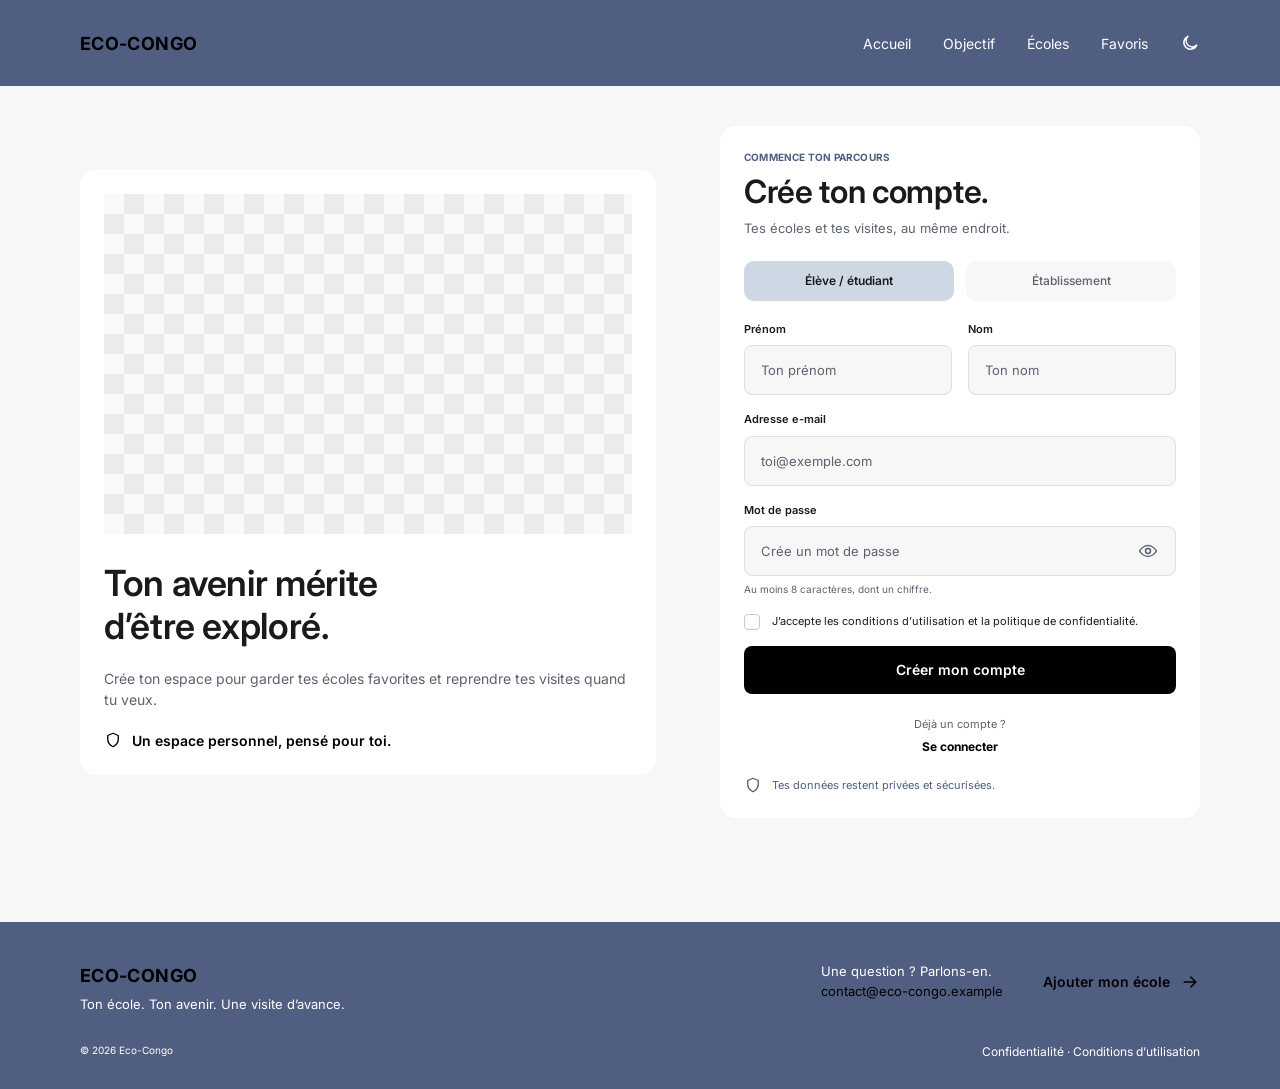
<file: pages/inscription.html>
<!DOCTYPE html>
<html lang="fr">
<head>
  <meta charset="UTF-8">
  <meta name="viewport" content="width=device-width, initial-scale=1.0">
  <title>Inscription · Eco-Congo</title>

  <script src="../js/theme.js"></script>
  <link rel="preconnect" href="https://fonts.googleapis.com">
  <link rel="preconnect" href="https://fonts.gstatic.com" crossorigin>
  <link href="https://fonts.googleapis.com/css2?family=Inter:wght@400;500;600;700&display=swap" rel="stylesheet">
  <link rel="stylesheet" href="../css/base.css">
  <link rel="stylesheet" href="../css/composants.css">
  <link rel="stylesheet" href="../css/formulaires.css">
  <link rel="stylesheet" href="../css/auth.css">
</head>
<body>

  <header class="entete">
    <div class="conteneur">
      <a class="logo" href="../index.html">ECO-CONGO</a>
      <div class="entete-droite">
        <nav class="menu" id="menu" aria-label="Navigation principale">
          <a href="../index.html">Accueil</a>
          <a href="../index.html#objectif">Objectif</a>
          <a href="resultats.html">Écoles</a>
          <a href="favoris.html">Favoris</a>
        </nav>
        <button class="theme-btn" id="theme-btn" type="button" aria-pressed="false" aria-label="Passer en mode sombre">
          <svg class="ico-lune" viewBox="0 0 24 24" fill="none" stroke="currentColor" stroke-width="1.8" stroke-linecap="round" stroke-linejoin="round" aria-hidden="true"><path d="M20 14.5A8 8 0 1 1 9.5 4a6.5 6.5 0 0 0 10.5 10.5z"/></svg>
          <svg class="ico-soleil" viewBox="0 0 24 24" fill="none" stroke="currentColor" stroke-width="1.8" stroke-linecap="round" stroke-linejoin="round" aria-hidden="true"><circle cx="12" cy="12" r="4"/><path d="M12 2v2M12 20v2M4.9 4.9l1.4 1.4M17.7 17.7l1.4 1.4M2 12h2M20 12h2M4.9 19.1l1.4-1.4M17.7 6.3l1.4-1.4"/></svg>
        </button>
        <button class="burger" type="button" aria-label="Ouvrir le menu" aria-expanded="false" aria-controls="menu">
          <svg viewBox="0 0 24 24" fill="none" stroke="currentColor" stroke-width="1.8" stroke-linecap="round" stroke-linejoin="round" aria-hidden="true"><path d="M4 7h16M4 12h16M4 17h16"/></svg>
        </button>
      </div>
    </div>
  </header>

  <main class="conteneur auth">

    <section class="auth-visuel" aria-label="Présentation">
      <div class="photo" role="img" aria-label="Illustration"></div>
      <h2>Ton avenir mérite<br>d’être exploré.</h2>
      <p>Crée ton espace pour garder tes écoles favorites et reprendre tes visites quand tu veux.</p>
      <p class="auth-badge"><svg viewBox="0 0 24 24" fill="none" stroke="currentColor" stroke-width="1.8" stroke-linecap="round" stroke-linejoin="round" aria-hidden="true"><path d="M12 3 5 6v5c0 4.5 3 8 7 10 4-2 7-5.5 7-10V6l-7-3z"/></svg> Un espace personnel, pensé pour toi.</p>
    </section>

    <section class="auth-carte" aria-labelledby="titre-inscription">
      <p class="kicker-bleu">Commence ton parcours</p>
      <h1 id="titre-inscription">Crée ton compte.</h1>
      <p class="auth-sous">Tes écoles et tes visites, au même endroit.</p>

      <div class="onglets-choix" role="group" aria-label="Type de compte">
        <button type="button" aria-pressed="true" data-profil="eleve">Élève / étudiant</button>
        <button type="button" aria-pressed="false" data-profil="etablissement">Établissement</button>
      </div>

      <form class="auth-form" id="form-inscription" novalidate>
        <p class="message-form" id="message-form" role="status" hidden></p>

        <div class="form-2col">
          <div class="form-champ">
            <label for="prenom">Prénom</label>
            <input class="entree" id="prenom" name="prenom" type="text" placeholder="Ton prénom" autocomplete="given-name" required>
          </div>
          <div class="form-champ">
            <label for="nom">Nom</label>
            <input class="entree" id="nom" name="nom" type="text" placeholder="Ton nom" autocomplete="family-name" required>
          </div>
        </div>

        <div class="form-champ">
          <label for="email">Adresse e-mail</label>
          <input class="entree" id="email" name="email" type="email" placeholder="toi@exemple.com" autocomplete="email" required>
        </div>

        <div class="form-champ">
          <label for="mdp">Mot de passe</label>
          <div class="mdp">
            <input class="entree" id="mdp" name="mdp" type="password" placeholder="Crée un mot de passe" autocomplete="new-password" required>
            <button class="mdp-oeil" type="button" aria-label="Afficher le mot de passe" aria-pressed="false"><svg viewBox="0 0 24 24" fill="none" stroke="currentColor" stroke-width="1.8" stroke-linecap="round" stroke-linejoin="round" aria-hidden="true"><path d="M2 12s3.5-6.5 10-6.5S22 12 22 12s-3.5 6.5-10 6.5S2 12 2 12z"/><circle cx="12" cy="12" r="3"/></svg></button>
          </div>
          <p class="aide">Au moins 8 caractères, dont un chiffre.</p>
        </div>

        <label class="case case--petit"><input type="checkbox" id="conditions" name="conditions" required><span>J’accepte les conditions d’utilisation et la politique de confidentialité.</span></label>

        <button class="btn btn-noir btn-plein btn-haut" type="submit">Créer mon compte</button>
      </form>

      <p class="auth-bas">Déjà un compte ?<br><a href="connexion.html">Se connecter</a></p>
      <p class="note-prive note-prive--bleu"><svg viewBox="0 0 24 24" fill="none" stroke="currentColor" stroke-width="1.8" stroke-linecap="round" stroke-linejoin="round" aria-hidden="true"><path d="M12 3 5 6v5c0 4.5 3 8 7 10 4-2 7-5.5 7-10V6l-7-3z"/></svg> Tes données restent privées et sécurisées.</p>
    </section>
  </main>

  <footer class="pied">
    <div class="conteneur">
      <div class="pied-haut">
        <div>
          <strong class="logo">ECO-CONGO</strong>
          <p class="pied-slogan">Ton école. Ton avenir. Une visite d’avance.</p>
        </div>
        <div class="pied-droite">
          <div class="pied-contact">
            <p>Une question ? Parlons-en.</p>
            <a href="mailto:contact@eco-congo.example">contact@eco-congo.example</a>
          </div>
          <a class="pied-ajout" href="ajouter-ecole.html">Ajouter mon école
            <svg viewBox="0 0 24 24" fill="none" stroke="currentColor" stroke-width="1.8" stroke-linecap="round" stroke-linejoin="round" aria-hidden="true"><path d="M5 12h14M13 6l6 6-6 6"/></svg>
          </a>
        </div>
      </div>
      <div class="pied-bas">
        <small>© 2026 Eco-Congo</small>
        <p class="pied-legal"><a href="#">Confidentialité</a> · <a href="#">Conditions d’utilisation</a></p>
      </div>
    </div>
  </footer>

  <script src="../js/main.js"></script>
  <script src="../js/auth.js"></script>
</body>
</html>
</file>
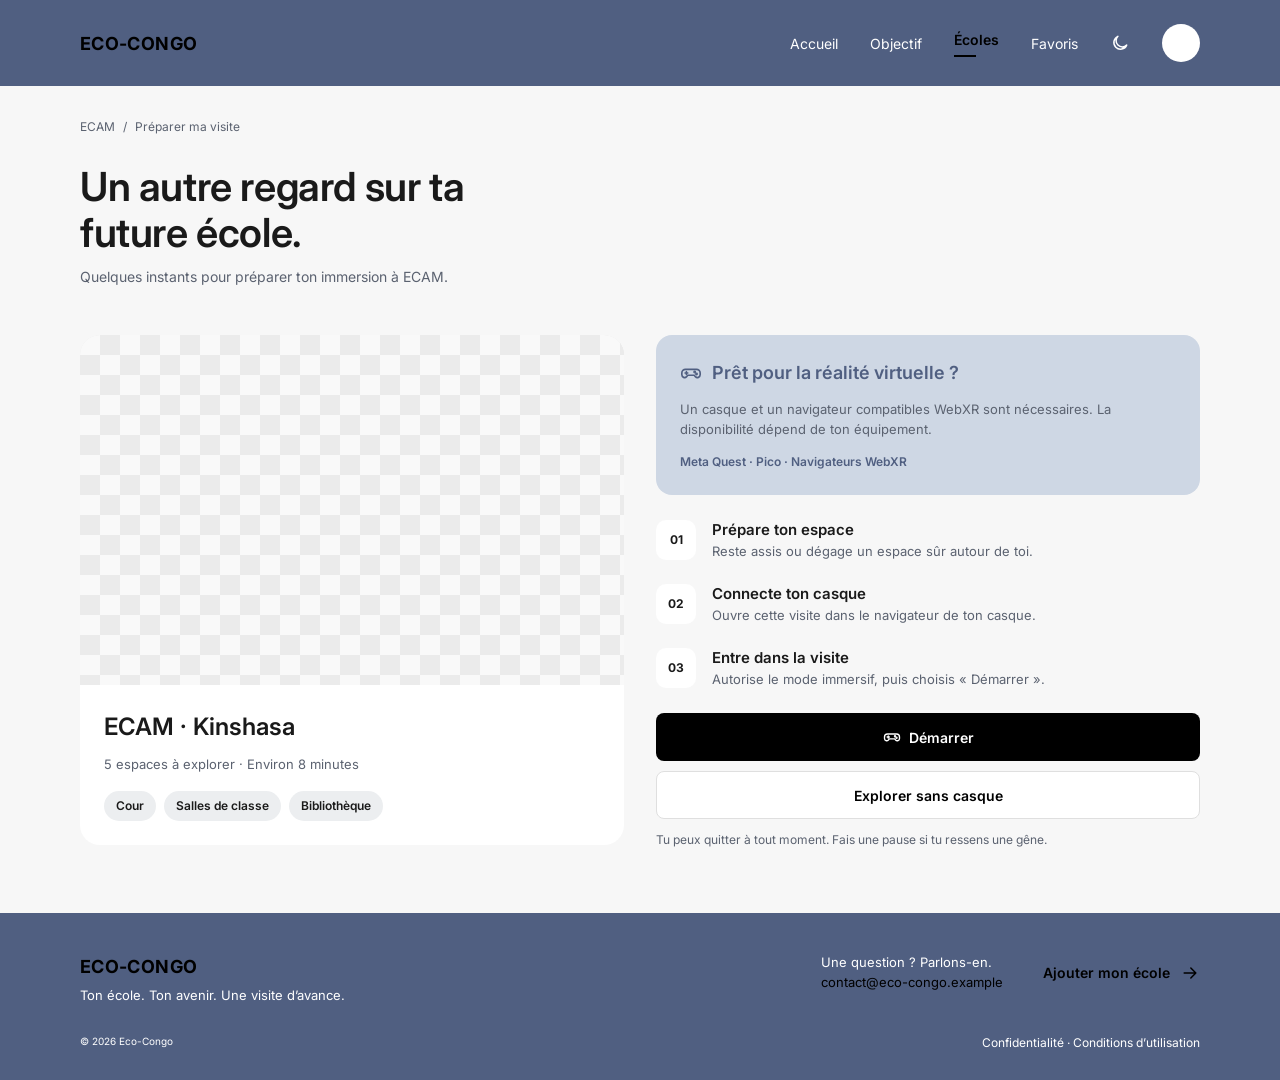
<file: pages/preparer-visite.html>
<!DOCTYPE html>
<html lang="fr">
<head>
  <meta charset="UTF-8">
  <meta name="viewport" content="width=device-width, initial-scale=1.0">
  <title>Préparer ma visite · Eco-Congo</title>

  <script src="../js/theme.js"></script>
  <link rel="preconnect" href="https://fonts.googleapis.com">
  <link rel="preconnect" href="https://fonts.gstatic.com" crossorigin>
  <link href="https://fonts.googleapis.com/css2?family=Inter:wght@400;500;600;700&display=swap" rel="stylesheet">
  <link rel="stylesheet" href="../css/base.css">
  <link rel="stylesheet" href="../css/composants.css">
  <link rel="stylesheet" href="../css/preparer-visite.css">
</head>
<body>

  <header class="entete">
    <div class="conteneur">
      <a class="logo" href="../index.html">ECO-CONGO</a>
      <div class="entete-droite">
        <nav class="menu" id="menu" aria-label="Navigation principale">
          <a href="../index.html">Accueil</a>
          <a href="../index.html#objectif">Objectif</a>
          <a href="resultats.html" class="actif" aria-current="page">Écoles</a>
          <a href="favoris.html">Favoris</a>
        </nav>
        <button class="theme-btn" id="theme-btn" type="button" aria-pressed="false" aria-label="Passer en mode sombre">
          <svg class="ico-lune" viewBox="0 0 24 24" fill="none" stroke="currentColor" stroke-width="1.8" stroke-linecap="round" stroke-linejoin="round" aria-hidden="true"><path d="M20 14.5A8 8 0 1 1 9.5 4a6.5 6.5 0 0 0 10.5 10.5z"/></svg>
          <svg class="ico-soleil" viewBox="0 0 24 24" fill="none" stroke="currentColor" stroke-width="1.8" stroke-linecap="round" stroke-linejoin="round" aria-hidden="true"><circle cx="12" cy="12" r="4"/><path d="M12 2v2M12 20v2M4.9 4.9l1.4 1.4M17.7 17.7l1.4 1.4M2 12h2M20 12h2M4.9 19.1l1.4-1.4M17.7 6.3l1.4-1.4"/></svg>
        </button>
        <a class="profil" href="connexion.html" aria-label="Mon profil"></a>
        <button class="burger" type="button" aria-label="Ouvrir le menu" aria-expanded="false" aria-controls="menu">
          <svg viewBox="0 0 24 24" fill="none" stroke="currentColor" stroke-width="1.8" stroke-linecap="round" aria-hidden="true"><path d="M4 7h16M4 12h16M4 17h16"/></svg>
        </button>
      </div>
    </div>
  </header>

  <main class="conteneur">

    <nav class="fil-ariane" aria-label="Fil d'Ariane">
      <a href="fiche-ecole.html">ECAM</a><span>/</span><span aria-current="page">Préparer ma visite</span>
    </nav>

    <h1 class="titre-page titre-etroit">Un autre regard sur ta future école.</h1>
    <p class="sous-titre">Quelques instants pour préparer ton immersion à ECAM.</p>

    <div class="preparer-grille">

      <article class="ecole-resume">
        <div class="photo" role="img" aria-label="Photo de l'ECAM"></div>
        <div class="ecole-resume-texte">
          <h2>ECAM · Kinshasa</h2>
          <p class="ecole-resume-meta">5 espaces à explorer · Environ 8 minutes</p>
          <ul class="etiquettes">
            <li>Cour</li>
            <li>Salles de classe</li>
            <li>Bibliothèque</li>
          </ul>
        </div>
      </article>

      <div class="preparer-droite">

        <section class="info-vr">
          <h2>
            <svg viewBox="0 0 24 24" fill="none" stroke="currentColor" stroke-width="1.8" stroke-linecap="round" stroke-linejoin="round" aria-hidden="true"><path d="M6 8h12a4 4 0 0 1 4 4v2a3 3 0 0 1-5.2 2l-1.3-1.5h-7L7.2 16A3 3 0 0 1 2 14v-2a4 4 0 0 1 4-4z"/><path d="M7 10.5v3M5.5 12h3"/><circle cx="16" cy="11" r=".7"/><circle cx="18" cy="13" r=".7"/></svg>
            Prêt pour la réalité virtuelle ?
          </h2>
          <p>Un casque et un navigateur compatibles WebXR sont nécessaires. La disponibilité dépend de ton équipement.</p>
          <p class="info-vr-liste">Meta Quest · Pico · Navigateurs WebXR</p>
        </section>

        <ol class="etapes">
          <li>
            <span class="etape-numero">01</span>
            <div><h3>Prépare ton espace</h3><p>Reste assis ou dégage un espace sûr autour de toi.</p></div>
          </li>
          <li>
            <span class="etape-numero">02</span>
            <div><h3>Connecte ton casque</h3><p>Ouvre cette visite dans le navigateur de ton casque.</p></div>
          </li>
          <li>
            <span class="etape-numero">03</span>
            <div><h3>Entre dans la visite</h3><p>Autorise le mode immersif, puis choisis « Démarrer ».</p></div>
          </li>
        </ol>

        <div class="preparer-boutons">
          <a class="btn btn-noir btn-plein btn-haut" href="visite-360.html">
            <svg viewBox="0 0 24 24" fill="none" stroke="currentColor" stroke-width="1.8" stroke-linecap="round" stroke-linejoin="round" aria-hidden="true"><path d="M6 8h12a4 4 0 0 1 4 4v2a3 3 0 0 1-5.2 2l-1.3-1.5h-7L7.2 16A3 3 0 0 1 2 14v-2a4 4 0 0 1 4-4z"/><path d="M7 10.5v3M5.5 12h3"/><circle cx="16" cy="11" r=".7"/><circle cx="18" cy="13" r=".7"/></svg>
            Démarrer
          </a>
          <a class="btn btn-contour btn-plein btn-haut" href="visite-360.html">Explorer sans casque</a>
        </div>
        <p class="note-securite">Tu peux quitter à tout moment. Fais une pause si tu ressens une gêne.</p>
      </div>
    </div>
  </main>

  <footer class="pied">
    <div class="conteneur">
      <div class="pied-haut">
        <div>
          <strong class="logo">ECO-CONGO</strong>
          <p class="pied-slogan">Ton école. Ton avenir. Une visite d’avance.</p>
        </div>
        <div class="pied-droite">
          <div class="pied-contact">
            <p>Une question ? Parlons-en.</p>
            <a href="mailto:contact@eco-congo.example">contact@eco-congo.example</a>
          </div>
          <a class="pied-ajout" href="ajouter-ecole.html">Ajouter mon école
            <svg viewBox="0 0 24 24" fill="none" stroke="currentColor" stroke-width="1.8" stroke-linecap="round" stroke-linejoin="round" aria-hidden="true"><path d="M5 12h14M13 6l6 6-6 6"/></svg>
          </a>
        </div>
      </div>
      <div class="pied-bas">
        <small>© 2026 Eco-Congo</small>
        <p class="pied-legal"><a href="#">Confidentialité</a> · <a href="#">Conditions d’utilisation</a></p>
      </div>
    </div>
  </footer>

  <script src="../js/main.js"></script>
</body>
</html>
</file>
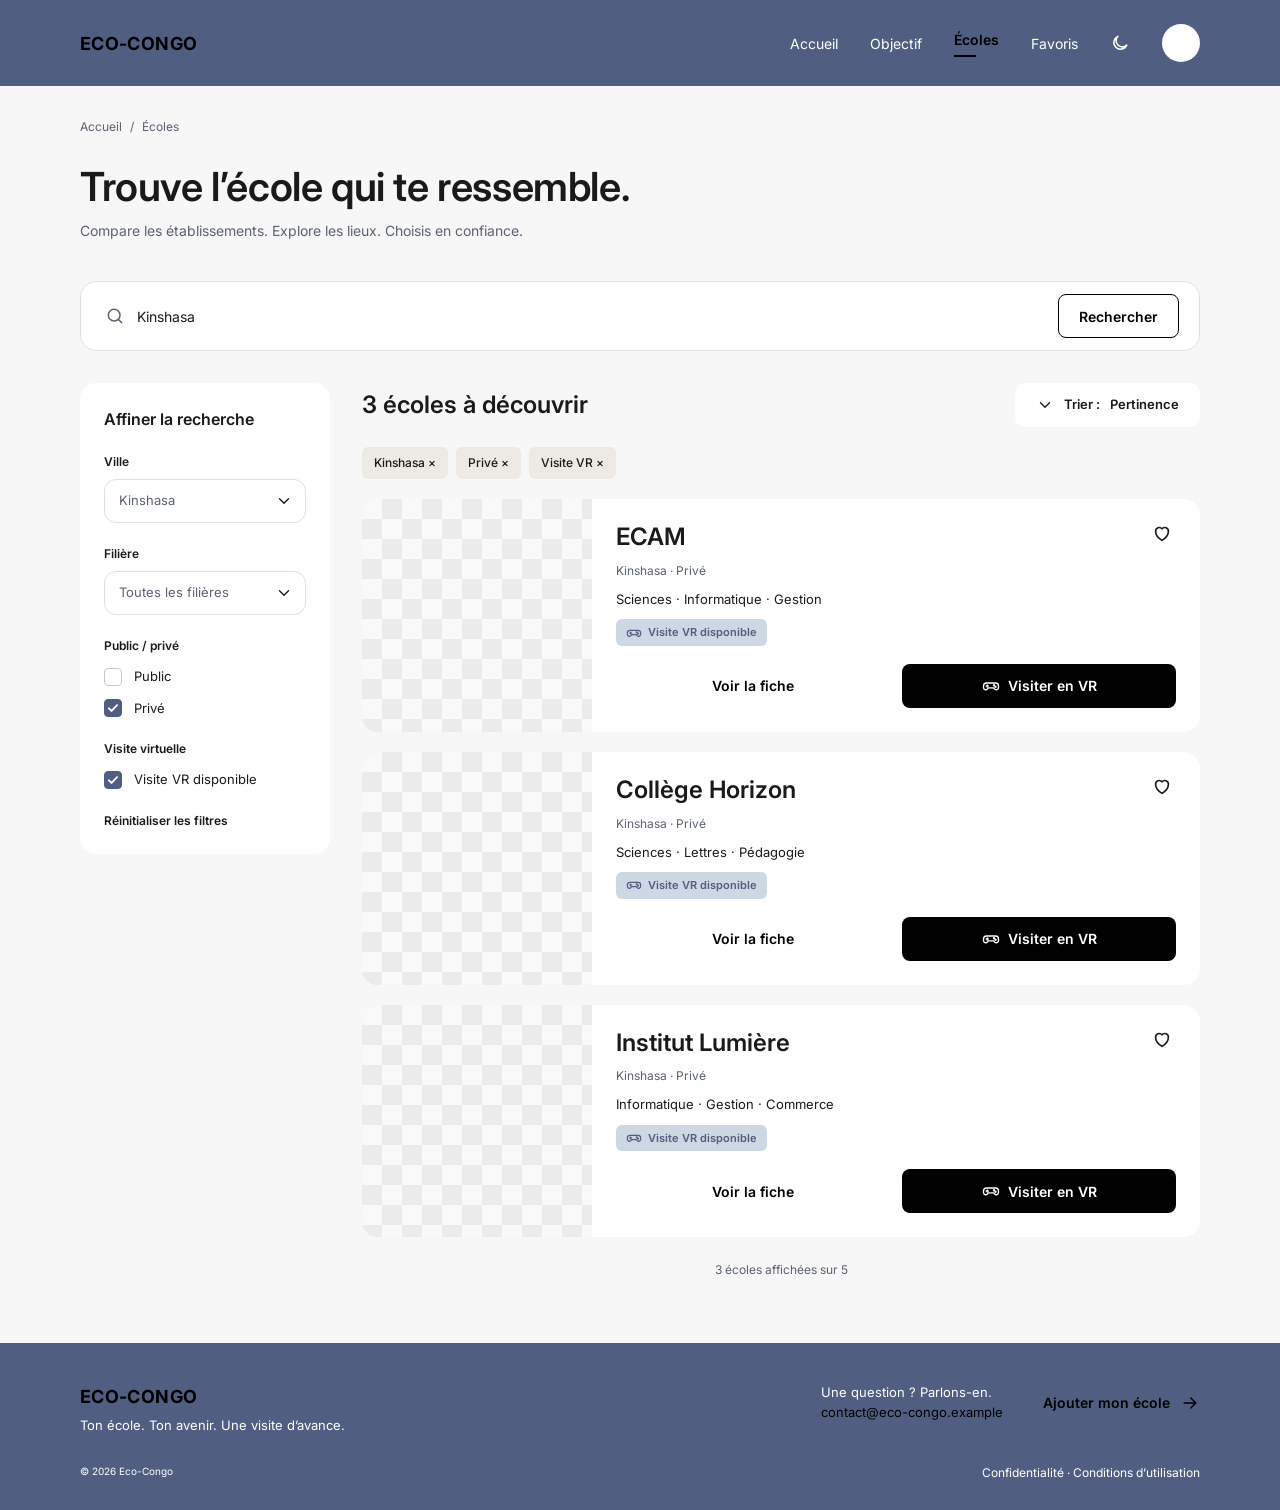
<file: pages/resultats.html>
<!DOCTYPE html>
<html lang="fr">
<head>
  <meta charset="UTF-8">
  <meta name="viewport" content="width=device-width, initial-scale=1.0">
  <title>Écoles · Eco-Congo</title>

  <script src="../js/theme.js"></script>
  <link rel="preconnect" href="https://fonts.googleapis.com">
  <link rel="preconnect" href="https://fonts.gstatic.com" crossorigin>
  <link href="https://fonts.googleapis.com/css2?family=Inter:wght@400;500;600;700&display=swap" rel="stylesheet">
  <link rel="stylesheet" href="../css/base.css">
  <link rel="stylesheet" href="../css/composants.css">
  <link rel="stylesheet" href="../css/resultats.css">
</head>
<body>

  <header class="entete">
    <div class="conteneur">
      <a class="logo" href="../index.html">ECO-CONGO</a>
      <div class="entete-droite">
        <nav class="menu" id="menu" aria-label="Navigation principale">
          <a href="../index.html">Accueil</a>
          <a href="../index.html#objectif">Objectif</a>
          <a href="resultats.html" class="actif" aria-current="page">Écoles</a>
          <a href="favoris.html">Favoris</a>
        </nav>
        <button class="theme-btn" id="theme-btn" type="button" aria-pressed="false" aria-label="Passer en mode sombre">
          <svg class="ico-lune" viewBox="0 0 24 24" fill="none" stroke="currentColor" stroke-width="1.8" stroke-linecap="round" stroke-linejoin="round" aria-hidden="true"><path d="M20 14.5A8 8 0 1 1 9.5 4a6.5 6.5 0 0 0 10.5 10.5z"/></svg>
          <svg class="ico-soleil" viewBox="0 0 24 24" fill="none" stroke="currentColor" stroke-width="1.8" stroke-linecap="round" stroke-linejoin="round" aria-hidden="true"><circle cx="12" cy="12" r="4"/><path d="M12 2v2M12 20v2M4.9 4.9l1.4 1.4M17.7 17.7l1.4 1.4M2 12h2M20 12h2M4.9 19.1l1.4-1.4M17.7 6.3l1.4-1.4"/></svg>
        </button>
        <a class="profil" href="connexion.html" aria-label="Mon profil"></a>
        <button class="burger" type="button" aria-label="Ouvrir le menu" aria-expanded="false" aria-controls="menu">
          <svg viewBox="0 0 24 24" fill="none" stroke="currentColor" stroke-width="1.8" stroke-linecap="round" aria-hidden="true"><path d="M4 7h16M4 12h16M4 17h16"/></svg>
        </button>
      </div>
    </div>
  </header>

  <main class="conteneur">

    <nav class="fil-ariane" aria-label="Fil d'Ariane">
      <a href="../index.html">Accueil</a><span>/</span><span aria-current="page">Écoles</span>
    </nav>

    <h1 class="titre-page">Trouve l’école qui te ressemble.</h1>
    <p class="sous-titre">Compare les établissements. Explore les lieux. Choisis en confiance.</p>

    <form class="recherche" id="form-recherche" role="search">
      <svg class="recherche-icone" viewBox="0 0 24 24" fill="none" stroke="currentColor" stroke-width="1.8" stroke-linecap="round" stroke-linejoin="round" aria-hidden="true"><circle cx="11" cy="11" r="7"/><path d="m20 20-3.5-3.5"/></svg>
      <label class="invisible" for="champ-texte">Rechercher une école, une ville ou une filière</label>
      <input id="champ-texte" type="search" value="Kinshasa" placeholder="Rechercher une école, une ville ou une filière…" autocomplete="off">
      <button class="btn btn-contour-noir" type="submit">
        <span class="cache-mobile">Rechercher</span><span class="visible-mobile">Chercher</span>
      </button>
    </form>

    <div class="resultats-grille">

      <div class="voile" id="voile"></div>

      <aside class="filtres" id="filtres" aria-label="Filtres" aria-hidden="false">
        <span class="tiroir-poignee" aria-hidden="true"></span>

        <div class="filtres-titre">
          <h2>
            <span class="visible-pc">Affiner la recherche</span>
            <span class="visible-tablette">Affiner ma recherche</span>
          </h2>
          <button class="tiroir-fermer" id="fermer-tiroir" type="button" aria-label="Fermer les filtres">
            <svg viewBox="0 0 24 24" fill="none" stroke="currentColor" stroke-width="1.8" stroke-linecap="round" aria-hidden="true"><path d="M6 6l12 12M18 6 6 18"/></svg>
          </button>
        </div>

        <div class="champ">
          <label for="filtre-ville">Ville</label>
          <select id="filtre-ville"><option value="">Toutes les villes</option></select>
        </div>

        <div class="champ">
          <label for="filtre-filiere">Filière</label>
          <select id="filtre-filiere"><option value="">Toutes les filières</option></select>
        </div>

        <fieldset class="champ type-options">
          <legend>
            <span class="visible-pc">Public / privé</span>
            <span class="visible-tablette">Type d’établissement</span>
          </legend>
          <label class="case"><input type="checkbox" id="type-public"><span>Public</span></label>
          <label class="case"><input type="checkbox" id="type-prive" checked><span>Privé</span></label>
        </fieldset>

        <fieldset class="champ vr-option">
          <legend class="visible-pc">Visite virtuelle</legend>
          <label class="case"><input type="checkbox" id="filtre-vr" checked><span>Visite VR disponible</span></label>
        </fieldset>

        <button class="reinit" id="reinit-filtres" type="button">Réinitialiser les filtres</button>

        <button class="btn btn-noir btn-plein filtres-valider" id="valider-filtres" type="button">Afficher les écoles</button>
      </aside>

      <section class="liste" aria-label="Résultats">

        <div class="liste-entete">
          <h2 id="compteur">3 écoles à découvrir</h2>
          <div class="liste-outils">
            <button class="btn-outil btn-filtres" id="ouvrir-filtres" type="button" aria-controls="filtres">
              <svg viewBox="0 0 24 24" fill="none" stroke="currentColor" stroke-width="1.8" stroke-linecap="round" aria-hidden="true"><path d="M4 8h10M18 8h2M4 16h2M10 16h10"/><circle cx="16" cy="8" r="2"/><circle cx="8" cy="16" r="2"/></svg>
              <span id="nb-filtres">Filtres · 3</span>
            </button>
            <label class="btn-outil tri">
              <svg viewBox="0 0 24 24" fill="none" stroke="currentColor" stroke-width="1.8" stroke-linecap="round" stroke-linejoin="round" aria-hidden="true"><path d="m6 9 6 6 6-6"/></svg>
              <span class="cache-mobile">Trier :</span>
              <select id="tri" aria-label="Trier les écoles">
                <option value="pertinence">Pertinence</option>
                <option value="nom">Nom (A-Z)</option>
              </select>
            </label>
          </div>
        </div>

        <div class="chips" id="chips"></div>

        <div class="cartes" id="liste-ecoles"></div>

        <div id="vide" hidden>
          <div class="vide-carte">
            <div class="vide-icone">
              <svg viewBox="0 0 24 24" fill="none" stroke="currentColor" stroke-width="1.8" stroke-linecap="round" stroke-linejoin="round" aria-hidden="true"><circle cx="11" cy="11" r="7"/><path d="m20 20-3.5-3.5"/></svg>
            </div>
            <h2>Aucune école trouvée<br>pour cette recherche.</h2>
            <p>Essaie une autre ville ou retire un filtre. Une nouvelle école t’attend peut-être juste à côté.</p>
            <div class="vide-boutons">
              <button class="btn btn-bleu" id="vide-reinit" type="button">Réinitialiser les filtres</button>
              <button class="btn btn-contour" id="vide-toutes" type="button">Voir toutes les écoles</button>
            </div>
          </div>
          <div class="horizons">
            <h3>Élargis tes horizons</h3>
            <p>Les visites 360° permettent de découvrir une école, même dans une autre ville.</p>
          </div>
        </div>

        <p class="compte-bas" id="compte-bas"></p>
      </section>
    </div>
  </main>

  <footer class="pied">
    <div class="conteneur">
      <div class="pied-haut">
        <div>
          <strong class="logo">ECO-CONGO</strong>
          <p class="pied-slogan">Ton école. Ton avenir. Une visite d’avance.</p>
        </div>
        <div class="pied-droite">
          <div class="pied-contact">
            <p>Une question ? Parlons-en.</p>
            <a href="mailto:contact@eco-congo.example">contact@eco-congo.example</a>
          </div>
          <a class="pied-ajout" href="ajouter-ecole.html">Ajouter mon école
            <svg viewBox="0 0 24 24" fill="none" stroke="currentColor" stroke-width="1.8" stroke-linecap="round" stroke-linejoin="round" aria-hidden="true"><path d="M5 12h14M13 6l6 6-6 6"/></svg>
          </a>
        </div>
      </div>
      <div class="pied-bas">
        <small>© 2026 Eco-Congo</small>
        <p class="pied-legal"><a href="#">Confidentialité</a> · <a href="#">Conditions d’utilisation</a></p>
      </div>
    </div>
  </footer>

  <script src="../js/main.js"></script>
  <script src="../js/recherche.js"></script>
</body>
</html>
</file>
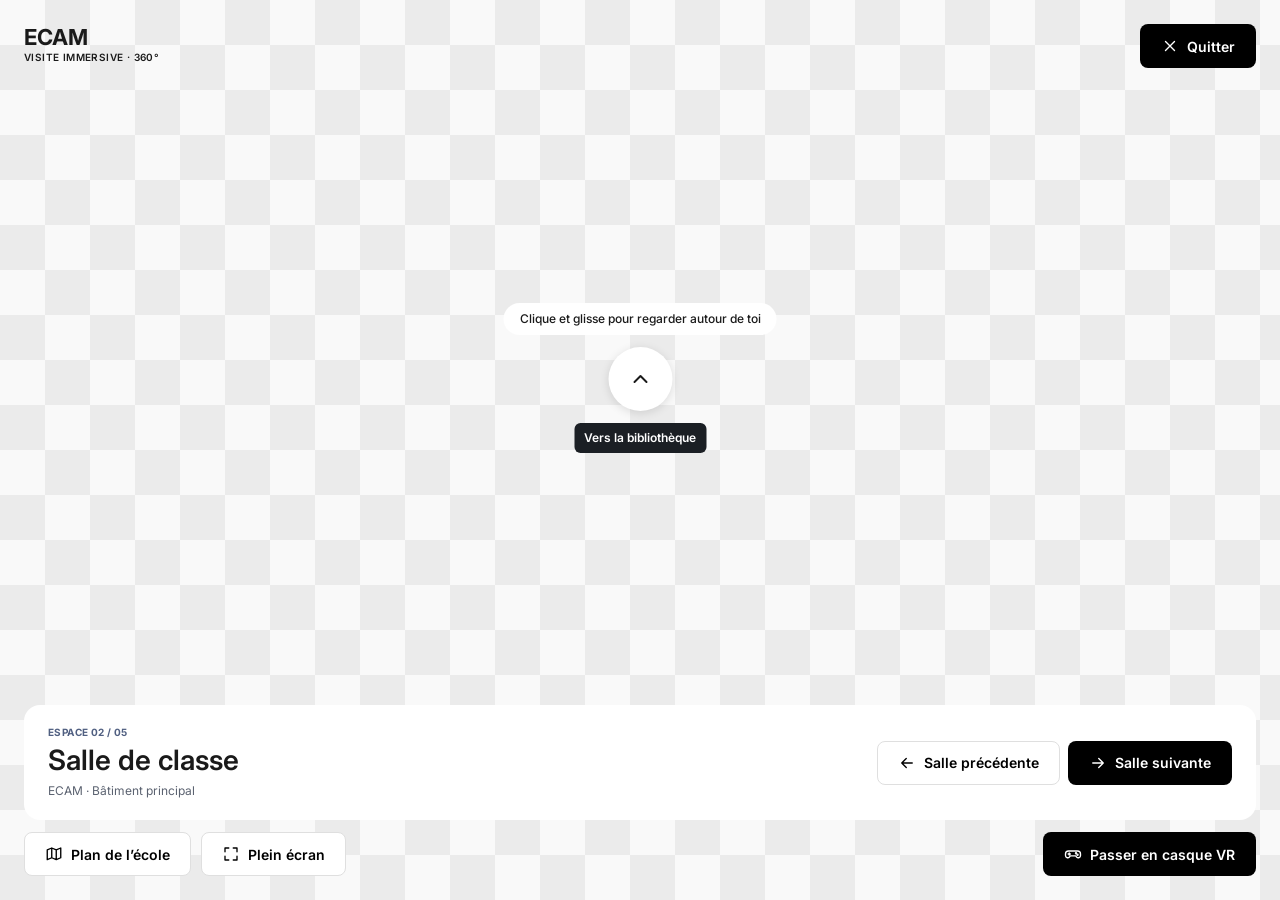
<file: pages/visite-360.html>
<!DOCTYPE html>
<html lang="fr">
<head>
  <meta charset="UTF-8">
  <meta name="viewport" content="width=device-width, initial-scale=1.0">
  <title>Visite immersive · ECAM · Eco-Congo</title>

  <script src="../js/theme.js"></script>
  <link rel="preconnect" href="https://fonts.googleapis.com">
  <link rel="preconnect" href="https://fonts.gstatic.com" crossorigin>
  <link href="https://fonts.googleapis.com/css2?family=Inter:wght@400;500;600;700&display=swap" rel="stylesheet">
  <link rel="stylesheet" href="../css/base.css">
  <link rel="stylesheet" href="../css/composants.css">
  <link rel="stylesheet" href="../css/visite-360.css">
</head>
<body class="page-visite">

  <div class="visite">

    <div class="scene" id="scene" role="img" aria-label="Vue à 360 degrés de l'espace visité"></div>

    <div class="visite-haut">
      <div>
        <p class="visite-ecole">ECAM</p>
        <p class="visite-sous">VISITE IMMERSIVE · 360°</p>
      </div>
      <a class="btn btn-noir" href="preparer-visite.html">
        <svg viewBox="0 0 24 24" fill="none" stroke="currentColor" stroke-width="1.8" stroke-linecap="round" aria-hidden="true"><path d="M6 6l12 12M18 6 6 18"/></svg>
        Quitter
      </a>
    </div>

    <div class="point-central" id="point-central">
      <p class="bulle">
        <span class="cache-mobile">Clique et glisse pour regarder autour de toi</span>
        <span class="visible-mobile">Glisse pour regarder autour de toi</span>
      </p>
      <button class="point-fleche" id="point-fleche" type="button" aria-label="Aller à l'espace suivant">
        <svg viewBox="0 0 24 24" fill="none" stroke="currentColor" stroke-width="2" stroke-linecap="round" stroke-linejoin="round" aria-hidden="true"><path d="m6 15 6-6 6 6"/></svg>
      </button>
      <p class="point-etiquette" id="point-etiquette">Vers la bibliothèque</p>
    </div>

    <div class="visite-bas">

      <section class="espace-carte" aria-live="polite">
        <div>
          <p class="espace-compteur" id="espace-compteur">ESPACE 02 / 05</p>
          <h1 id="espace-titre">Salle de classe</h1>
          <p class="espace-lieu" id="espace-lieu">ECAM · Bâtiment principal</p>
        </div>
        <div class="espace-boutons">
          <button class="btn btn-contour" id="btn-prec" type="button">
            <svg viewBox="0 0 24 24" fill="none" stroke="currentColor" stroke-width="1.8" stroke-linecap="round" stroke-linejoin="round" aria-hidden="true"><path d="M19 12H5M11 6l-6 6 6 6"/></svg>
            <span class="cache-mobile">Salle précédente</span>
            <span class="visible-mobile" id="nom-prec">Cour</span>
          </button>
          <button class="btn btn-noir" id="btn-suiv" type="button">
            <svg viewBox="0 0 24 24" fill="none" stroke="currentColor" stroke-width="1.8" stroke-linecap="round" stroke-linejoin="round" aria-hidden="true"><path d="M5 12h14M13 6l6 6-6 6"/></svg>
            <span class="cache-mobile">Salle suivante</span>
            <span class="visible-mobile" id="nom-suiv">Bibliothèque</span>
          </button>
        </div>
      </section>

      <nav class="plan" id="plan" aria-label="Plan de l'école" hidden></nav>

      <div class="barre-outils">
        <div class="outils-gauche">
          <button class="btn btn-contour" id="btn-plan" type="button" aria-expanded="false" aria-controls="plan">
            <svg viewBox="0 0 24 24" fill="none" stroke="currentColor" stroke-width="1.8" stroke-linecap="round" stroke-linejoin="round" aria-hidden="true"><path d="M9 4 3 6.5v13L9 17l6 2.5 6-2.5v-13L15 6.5zM9 4v13M15 6.5v13"/></svg>
            Plan de l’école
          </button>
          <button class="btn btn-contour cache-mobile" id="btn-plein-ecran" type="button">
            <svg viewBox="0 0 24 24" fill="none" stroke="currentColor" stroke-width="1.8" stroke-linecap="round" stroke-linejoin="round" aria-hidden="true"><path d="M4 9V4h5M20 9V4h-5M4 15v5h5M20 15v5h-5"/></svg>
            Plein écran
          </button>
        </div>
        <button class="btn btn-noir" id="btn-vr" type="button">
          <svg viewBox="0 0 24 24" fill="none" stroke="currentColor" stroke-width="1.8" stroke-linecap="round" stroke-linejoin="round" aria-hidden="true"><path d="M6 8h12a4 4 0 0 1 4 4v2a3 3 0 0 1-5.2 2l-1.3-1.5h-7L7.2 16A3 3 0 0 1 2 14v-2a4 4 0 0 1 4-4z"/><path d="M7 10.5v3M5.5 12h3"/><circle cx="16" cy="11" r=".7"/><circle cx="18" cy="13" r=".7"/></svg>
          <span class="cache-mobile">Passer en casque VR</span>
          <span class="visible-mobile">Mode VR</span>
        </button>
      </div>
    </div>

    <p class="message" id="message" role="status" hidden></p>
  </div>

  <script src="../js/visite-360.js"></script>
</body>
</html>
</file>
<file: css/base.css>
:root {
  --bleu: #505f81;
  --bleu-fort: #505f81;
  --bleu-clair: #ced7e4;
  --fond: #f7f7f7;
  --carte: #ffffff;
  --bordure: #dfdfdf;
  --texte: #1a1a1a;
  --texte-doux: #5b6270;
  --noir: #000000;
  --noir-texte: #ffffff;
  --gris-etape: #d3d6d9;
  --puce: #edeae5;
  --puce-survol: #e3dfd8;
  --etiquette: #eceef0;
  --champ: #f7f7f7;
  --bordure-champ: #c9c9c9;
  --survol: #f1f3f8;
  --piste: #e8e8e8;
  --stat-fond: #ecedeb;
  --erreur-fond: #efe3e3;
  --erreur-texte: #5a2d2d;
  --entete-fond: #505f81;
  --entete-texte: #ffffff;
  --entete-actif: #000000;
  --profil-fond: #ffffff;
  --photo-fond: #e6e6e6;
  --photo-a: #ebebeb;
  --photo-b: #f9f9f9;
  --map-fond: #e4e8e1;
  --map-route: #ffffff;
  --chevron: url("data:image/svg+xml,%3Csvg xmlns='http://www.w3.org/2000/svg' viewBox='0 0 24 24' fill='none' stroke='%231a1a1a' stroke-width='1.8' stroke-linecap='round' stroke-linejoin='round'%3E%3Cpath d='m6 9 6 6 6-6'/%3E%3C/svg%3E");
  color-scheme: light;
  --rayon: 12px;
  --police: "Inter", system-ui, sans-serif;
}

:root[data-theme="dark"] {
  --bleu: #a9b9e0;
  --bleu-fort: #62749c;
  --bleu-clair: #2a3350;
  --fond: #12151b;
  --carte: #1b1f27;
  --bordure: #343a47;
  --texte: #eceef3;
  --texte-doux: #a4adbd;
  --noir: #f2f4f8;
  --noir-texte: #12151b;
  --gris-etape: #272c37;
  --puce: #2a2f3a;
  --puce-survol: #343a47;
  --etiquette: #2a2f3a;
  --champ: #232832;
  --bordure-champ: #4a5262;
  --survol: #26304a;
  --piste: #343a47;
  --stat-fond: #232832;
  --erreur-fond: #3d2a2c;
  --erreur-texte: #f0c9c9;
  --entete-fond: #232b3f;
  --entete-texte: #c3cbdc;
  --entete-actif: #ffffff;
  --profil-fond: #e6eaf2;
  --photo-fond: #1f232b;
  --photo-a: #242932;
  --photo-b: #2a2f3a;
  --map-fond: #232a28;
  --map-route: #3a4240;
  --chevron: url("data:image/svg+xml,%3Csvg xmlns='http://www.w3.org/2000/svg' viewBox='0 0 24 24' fill='none' stroke='%23eceef3' stroke-width='1.8' stroke-linecap='round' stroke-linejoin='round'%3E%3Cpath d='m6 9 6 6 6-6'/%3E%3C/svg%3E");
  color-scheme: dark;
}
@media (prefers-color-scheme: dark) {
  :root:not([data-theme="light"]) {
    --bleu: #a9b9e0;
    --bleu-fort: #62749c;
    --bleu-clair: #2a3350;
    --fond: #12151b;
    --carte: #1b1f27;
    --bordure: #343a47;
    --texte: #eceef3;
    --texte-doux: #a4adbd;
    --noir: #f2f4f8;
    --noir-texte: #12151b;
    --gris-etape: #272c37;
    --puce: #2a2f3a;
    --puce-survol: #343a47;
    --etiquette: #2a2f3a;
    --champ: #232832;
    --bordure-champ: #4a5262;
    --survol: #26304a;
    --piste: #343a47;
    --stat-fond: #232832;
    --erreur-fond: #3d2a2c;
    --erreur-texte: #f0c9c9;
    --entete-fond: #232b3f;
    --entete-texte: #c3cbdc;
    --entete-actif: #ffffff;
    --profil-fond: #e6eaf2;
    --photo-fond: #1f232b;
    --photo-a: #242932;
    --photo-b: #2a2f3a;
    --map-fond: #232a28;
    --map-route: #3a4240;
    --chevron: url("data:image/svg+xml,%3Csvg xmlns='http://www.w3.org/2000/svg' viewBox='0 0 24 24' fill='none' stroke='%23eceef3' stroke-width='1.8' stroke-linecap='round' stroke-linejoin='round'%3E%3Cpath d='m6 9 6 6 6-6'/%3E%3C/svg%3E");
    color-scheme: dark;
  }
}

* {
  box-sizing: border-box;
  margin: 0;
  padding: 0;
}

body {
  font-family: var(--police);
  background: var(--fond);
  color: var(--texte);
  line-height: 1.5;
  min-height: 100vh;
  display: flex;
  flex-direction: column;
}

main { flex: 1; }

img, svg { display: block; max-width: 100%; }
a { color: inherit; text-decoration: none; }
button { font: inherit; color: inherit; background: none; border: 0; cursor: pointer; }
input, select, textarea { font: inherit; color: inherit; }
ul, ol { list-style: none; }

[hidden] { display: none !important; }

:focus-visible { outline: 2px solid var(--bleu); outline-offset: 2px; }

.conteneur {
  width: min(1280px, 100% - 160px);
  margin-inline: auto;
}
@media (max-width: 1024px) { .conteneur { width: calc(100% - 80px); } }
@media (max-width: 600px)  { .conteneur { width: calc(100% - 40px); } }

.photo {
  background: var(--photo-fond);
  background-image: repeating-conic-gradient(var(--photo-a) 0 25%, var(--photo-b) 0 50%);
  background-size: 40px 40px;
  object-fit: cover;
  width: 100%;
}

.invisible {
  position: absolute;
  width: 1px; height: 1px;
  overflow: hidden;
  clip: rect(0 0 0 0);
  white-space: nowrap;
}
</file>
<file: css/composants.css>
.visible-tablette, .visible-mobile { display: none !important; }
@media (max-width: 1024px) {
  .visible-pc { display: none !important; }
  .visible-tablette { display: inline !important; }
}
@media (max-width: 600px) {
  .visible-mobile { display: inline !important; }
  .cache-mobile { display: none !important; }
}

.entete {
  background: var(--entete-fond);
  height: 86px;
  position: relative;
  z-index: 20;
}
.entete .conteneur {
  height: 100%;
  display: flex;
  align-items: center;
  justify-content: space-between;
}
.logo {
  font-size: 18px;
  font-weight: 700;
  letter-spacing: 0.02em;
  color: var(--entete-actif);
}
.entete-droite {
  display: flex;
  align-items: center;
  gap: 32px;
}
.menu {
  display: flex;
  align-items: center;
  gap: 32px;
}
.menu a {
  font-size: 14px;
  color: var(--entete-texte);
}

.menu a.actif {
  color: var(--entete-actif);
  font-weight: 600;
  display: flex;
  flex-direction: column;
  gap: 5px;
}
.menu a.actif::after {
  content: "";
  width: 22px;
  height: 2px;
  background: currentColor;
}
.profil {
  width: 38px;
  height: 38px;
  border-radius: 50%;
  background: var(--profil-fond);
  display: block;
}
.burger { display: none; width: 32px; height: 32px; color: var(--entete-texte); }
.burger svg { width: 24px; height: 24px; margin: auto; }

@media (max-width: 600px) {
  .entete { height: 68px; }
  .entete-droite { gap: 14px; }
  .burger { display: flex; }

  .menu {
    display: none;
    position: absolute;
    top: 100%; left: 0; right: 0;
    flex-direction: column;
    align-items: flex-start;
    gap: 18px;
    padding: 24px 20px;
    background: var(--entete-fond);
    border-top: 1px solid rgba(255, 255, 255, 0.25);
  }
  .menu.ouvert { display: flex; }
}

.pied {
  background: var(--entete-fond);
  color: var(--entete-texte);
  padding-block: 40px 28px;
  margin-top: 64px;
}
.pied .logo { display: block; }
.pied-haut, .pied-bas {
  display: flex;
  justify-content: space-between;
  gap: 24px;
}
.pied-haut { align-items: flex-start; }
.pied-bas { margin-top: 28px; font-size: 12px; }
.pied-slogan { font-size: 13px; margin-top: 6px; }
.pied-droite { display: flex; align-items: center; gap: 40px; }
.pied-contact { font-size: 13px; }
.pied-contact a { color: var(--entete-actif); }
.pied-ajout {
  display: inline-flex;
  align-items: center;
  gap: 10px;
  font-size: 14px;
  font-weight: 600;
  color: var(--entete-actif);
}
.pied-ajout svg { width: 20px; height: 20px; }
.pied-legal a:hover { text-decoration: underline; }

@media (max-width: 1024px) { .pied-droite { gap: 24px; } }
@media (max-width: 600px) {
  .pied-haut, .pied-droite, .pied-bas {
    flex-direction: column;
    align-items: flex-start;
    gap: 16px;
  }
  .pied-bas { gap: 6px; }
}

.btn {
  display: inline-flex;
  align-items: center;
  justify-content: center;
  gap: 8px;
  height: 44px;
  padding-inline: 20px;
  border-radius: 8px;
  border: 1px solid transparent;
  font-size: 14px;
  font-weight: 600;
  white-space: nowrap;
}
.btn svg { width: 18px; height: 18px; flex: none; }
.btn-noir { background: var(--noir); color: var(--noir-texte); }
.btn-bleu { background: var(--bleu-fort); color: #fff; }
.btn-contour { background: var(--carte); border-color: var(--bordure); color: var(--noir); }
.btn-contour-noir { background: var(--carte); border-color: var(--noir); color: var(--noir); }
.btn-simple { background: transparent; color: var(--noir); }
.btn-plein { width: 100%; }
.btn:hover { opacity: 0.88; }
.btn[disabled] { opacity: 0.4; cursor: not-allowed; }

.badge-vr {
  display: inline-flex;
  align-items: center;
  gap: 6px;
  align-self: flex-start;
  background: var(--bleu-clair);
  color: var(--bleu);
  font-size: 11px;
  font-weight: 600;
  padding: 5px 10px;
  border-radius: 6px;
}
.badge-vr svg { width: 16px; height: 16px; flex: none; }

.fil-ariane {
  display: flex;
  gap: 8px;
  padding-top: 32px;
  font-size: 12px;
  color: var(--texte-doux);
}
.fil-ariane a:hover { text-decoration: underline; }
.titre-page {
  font-size: 40px;
  font-weight: 600;
  line-height: 1.15;
  letter-spacing: -0.01em;
  margin-top: 28px;
}
.sous-titre { font-size: 14px; color: var(--texte-doux); margin-top: 10px; }

@media (max-width: 1024px) { .titre-page { font-size: 34px; } }
@media (max-width: 600px) {
  .fil-ariane { padding-top: 20px; }
  .titre-page { font-size: 28px; margin-top: 18px; }
}

select {
  appearance: none;
  -webkit-appearance: none;
  width: 100%;
  height: 44px;
  padding: 0 40px 0 14px;
  background: var(--carte) var(--chevron) no-repeat right 12px center / 18px;
  border: 1px solid var(--bordure);
  border-radius: var(--rayon);
  font-size: 13px;
  color: var(--texte-doux);
  cursor: pointer;
}

.case {
  display: flex;
  align-items: center;
  gap: 12px;
  font-size: 13px;
  cursor: pointer;
}
.case input {
  appearance: none;
  -webkit-appearance: none;
  width: 18px;
  height: 18px;
  flex: none;
  border: 1.5px solid var(--bordure-champ);
  border-radius: 4px;
  background: var(--carte);
  cursor: pointer;
}
.case input:checked {
  background: var(--bleu-fort) url("data:image/svg+xml,%3Csvg xmlns='http://www.w3.org/2000/svg' viewBox='0 0 24 24' fill='none' stroke='white' stroke-width='3.2' stroke-linecap='round' stroke-linejoin='round'%3E%3Cpath d='m5 12.5 4.5 4.5L19 7'/%3E%3C/svg%3E") center / 14px no-repeat;
  border-color: var(--bleu-fort);
}

.carte-ecole {
  display: flex;
  background: var(--carte);
  border-radius: 16px;
  overflow: hidden;
}
.carte-ecole .photo { width: 230px; flex: none; }

.carte-contenu {
  position: relative;
  flex: 1;
  min-width: 0;
  padding: 24px;
  display: flex;
  flex-direction: column;
  gap: 10px;
}
.carte-contenu h3 { font-size: 24px; font-weight: 600; line-height: 1.2; padding-right: 40px; }
.carte-meta { font-size: 12px; color: var(--texte-doux); }
.carte-filieres { font-size: 13px; color: var(--texte); }
.carte-actions {
  display: grid;
  grid-template-columns: 1fr 1fr;
  gap: 12px;
  margin-top: auto;
  padding-top: 8px;
}

.carte-favori {
  position: absolute;
  top: 20px;
  right: 24px;
  width: 28px;
  height: 28px;
  display: grid;
  place-items: center;
}
.carte-favori svg { width: 22px; height: 22px; }
.carte-favori[aria-pressed="true"] svg { fill: currentColor; }

.carte-ecole--haute { flex-direction: column; }
.carte-ecole--haute .photo { width: 100%; height: 222px; }
.carte-ecole--haute .btn-simple { background: var(--carte); border-color: var(--bordure); }

@media (max-width: 1024px) {
  .carte-ecole { flex-direction: column; }
  .carte-ecole .photo { width: 100%; height: 210px; }
  .carte-ecole--haute .photo { height: 210px; }
}
@media (max-width: 600px) {
  .carte-ecole .photo, .carte-ecole--haute .photo { height: 175px; }
  .carte-contenu { padding: 20px 16px; }
  .carte-contenu h3 { font-size: 22px; }
  .carte-favori { right: 16px; }
  .carte-actions { gap: 8px; }
  .carte-actions .btn { padding-inline: 8px; }
}

.recherche {
  display: flex;
  align-items: center;
  gap: 12px;
  height: 70px;
  padding: 0 20px 0 24px;
  background: var(--carte);
  border: 1px solid var(--bordure);
  border-radius: 16px;
}
.recherche:focus-within { border-color: var(--bleu-fort); }
.recherche-icone { width: 20px; height: 20px; flex: none; color: var(--texte-doux); }
.recherche input {
  flex: 1;
  min-width: 0;
  height: 100%;
  border: 0;
  outline: 0;
  background: transparent;
  font-size: 14px;
}
.recherche .btn { height: 44px; }

@media (max-width: 600px) {
  .recherche { padding: 0 14px 0 18px; }
  .recherche .btn { height: 40px; padding-inline: 16px; }
}

.btn-haut { height: 48px; }
.btn-petit { height: 38px; padding-inline: 16px; font-size: 12px; }

.kicker-bleu { font-size: 10px; font-weight: 700; letter-spacing: 0.02em; text-transform: uppercase; color: var(--bleu); }

.theme-btn {
  width: 36px;
  height: 36px;
  display: grid;
  place-items: center;
  margin-inline: -8px;
  border-radius: 50%;
  color: var(--entete-texte);
}
.theme-btn:hover { background: rgba(255, 255, 255, 0.18); }
.theme-btn svg { width: 20px; height: 20px; }
.theme-btn .ico-soleil { display: none; }
:root[data-theme="dark"] .theme-btn .ico-lune { display: none; }
:root[data-theme="dark"] .theme-btn .ico-soleil { display: block; }
@media (max-width: 600px) { .theme-btn { margin-inline: 0; } }

body, .entete, .pied, .btn, .entree, select { transition: background-color 0.25s, color 0.25s, border-color 0.25s; }
</file>
<file: css/accueil.css>
.kicker {
  font-size: 10px;
  font-weight: 700;
  letter-spacing: 0.02em;
  text-transform: uppercase;
}

.btn-pale { background: #9aa3bf; color: #fff; }

.bloc { margin-top: 40px; }
.titre-section { font-size: 26px; font-weight: 600; line-height: 1.2; letter-spacing: -0.01em; }
.titre-sous { font-size: 13px; color: var(--texte-doux); margin-top: 6px; }
.titre-ligne { display: flex; align-items: flex-start; justify-content: space-between; gap: 16px; }
.lien-bleu {
  display: inline-flex;
  align-items: center;
  gap: 6px;
  margin-top: 8px;
  font-size: 12px;
  font-weight: 600;
  color: var(--bleu);
  white-space: nowrap;
}
.lien-bleu svg { width: 14px; height: 14px; }

.hero {
  display: grid;
  grid-template-columns: 1fr 450px;
  gap: 48px;
  margin-top: 36px;
  padding: 32px;
  background: var(--carte);
  border: 1.5px solid var(--noir);
  border-radius: 16px;
}
.hero-texte { display: flex; flex-direction: column; justify-content: flex-start; gap: 20px; padding-block: 4px; }
.hero h1 {
  font-size: 44px;
  font-weight: 600;
  line-height: 1.17;
  letter-spacing: -0.01em;
  max-width: 540px;
}
.hero-sous { font-size: 14px; color: var(--texte-doux); }
.hero-lien {
  display: flex;
  align-items: center;
  gap: 8px;
  font-size: 12px;
  font-weight: 500;
  color: var(--bleu);
}
.hero-lien svg { width: 18px; height: 18px; flex: none; }

.hero-ecole { display: block; }
.hero-ecole .photo { height: 310px; }
.hero-ecole-ligne {
  display: flex;
  align-items: center;
  justify-content: space-between;
  padding: 14px 6px 0;
  font-size: 12px;
  font-weight: 600;
}
.hero-ecole-ligne svg { width: 18px; height: 18px; }
.hero-ecole:hover .hero-ecole-ligne svg { transform: translateX(4px); }

.visites {
  display: grid;
  grid-template-columns: 1fr auto;
  align-items: center;
  gap: 24px;
  margin-top: 28px;
  padding: 20px 24px;
  background: var(--carte);
  border: 1px solid var(--noir);
  border-radius: 16px;
}
.visites h2 { font-size: 18px; font-weight: 600; margin-top: 6px; }
.progression { margin-top: 10px; }
.progression-piste { height: 4px; background: var(--piste); border-radius: 2px; overflow: hidden; }
.progression-piste span { display: block; height: 100%; background: var(--bleu-fort); border-radius: 2px; }
.progression-pct { font-size: 10px; font-weight: 600; color: var(--bleu); text-align: right; margin-top: 4px; }
.visites-actions { display: flex; align-items: center; gap: 28px; }
.lien-tous { font-size: 12px; font-weight: 600; }
.lien-tous:hover { text-decoration: underline; }

.bloc .recherche { margin-top: 20px; }
.filtres-rapides { display: flex; flex-wrap: wrap; gap: 12px; margin-top: 16px; }
.filtres-rapides select {
  width: auto;
  height: 36px;
  padding: 0 38px 0 14px;
  border-color: transparent;
  border-radius: 8px;
  font-size: 12px;
  font-weight: 500;
  color: var(--texte);
  background-position: right 10px center;
  background-size: 16px;
}

.cartes-une { display: grid; grid-template-columns: 1fr 1fr; gap: 20px; margin-top: 24px; }

.carte-ecole--haute .carte-favori { display: none; }

.trois-etapes { display: grid; grid-template-columns: repeat(3, 1fr); gap: 16px; margin-top: 24px; }
.trois-etapes li { background: var(--gris-etape); border-radius: 16px; padding: 24px; }
.etape-num { font-size: 12px; font-weight: 600; color: var(--bleu); }
.trois-etapes h3 { font-size: 22px; font-weight: 600; line-height: 1.25; margin-top: 14px; }
.trois-etapes p { font-size: 12px; color: var(--texte-doux); margin-top: 10px; }

@media (max-width: 1024px) {
  .hero { grid-template-columns: 1fr 340px; gap: 32px; padding: 28px; }
  .hero h1 { font-size: 30px; }
  .hero-ecole .photo { height: 240px; }
  .titre-section { font-size: 24px; }
  .carte-ecole--haute .carte-favori { display: grid; }
  .trois-etapes { gap: 14px; }
  .trois-etapes h3 { font-size: 20px; }
}

@media (max-width: 600px) {
  .hero { grid-template-columns: 1fr; gap: 24px; margin-top: 24px; padding: 20px; }
  .hero h1 { font-size: 28px; }
  .hero-ecole .photo { height: 210px; }

  .visites { grid-template-columns: 1fr; gap: 16px; padding: 20px; }
  .visites-actions { justify-content: flex-start; gap: 24px; }

  .bloc { margin-top: 32px; }
  .titre-section { font-size: 22px; }
  .cartes-une { grid-template-columns: 1fr; gap: 16px; }
  .trois-etapes { grid-template-columns: 1fr; }
}
</file>
<file: css/formulaires.css>
.form-champ { display: block; min-width: 0; }
.form-champ > label,
.form-champ > .form-label {
  display: block;
  font-size: 11px;
  font-weight: 600;
  margin-bottom: 8px;
}

.entree {
  display: block;
  width: 100%;
  height: 50px;
  padding: 0 16px;
  background-color: var(--champ);
  border: 1px solid var(--bordure);
  border-radius: 8px;
  font-size: 13px;
  color: var(--texte);
}
.entree::placeholder { color: var(--texte-doux); opacity: 1; }
.entree:focus { outline: 0; border-color: var(--bleu); background-color: var(--carte); }
textarea.entree { height: 112px; padding-block: 14px; resize: vertical; line-height: 1.5; }
select.entree { padding-right: 44px; background-color: var(--champ); color: var(--texte-doux); }
select.entree:valid { color: var(--texte); }

.mdp { position: relative; }
.mdp .entree { padding-right: 52px; }
.mdp-oeil {
  position: absolute;
  top: 50%;
  right: 14px;
  transform: translateY(-50%);
  width: 28px;
  height: 28px;
  display: grid;
  place-items: center;
  color: var(--texte-doux);
}
.mdp-oeil svg { width: 20px; height: 20px; }
.mdp-oeil[aria-pressed="true"] { color: var(--bleu); }

.aide { font-size: 10px; color: var(--texte-doux); margin-top: 6px; }

.form-2col { display: grid; grid-template-columns: 1fr 1fr; gap: 16px; }
@media (max-width: 600px) { .form-2col { grid-template-columns: 1fr; } }

.case--petit { font-size: 11px; }
.case--petit input { width: 16px; height: 16px; border-radius: 4px; }

.message-form {
  font-size: 12px;
  font-weight: 500;
  padding: 10px 14px;
  border-radius: 8px;
  background: var(--bleu-clair);
  color: var(--bleu);
}
.message-form.erreur { background: var(--erreur-fond); color: var(--erreur-texte); }
</file>
<file: css/ajouter-ecole.css>
.ajout-intro { padding-top: 40px; }
.ajout-intro h1 { font-size: 40px; font-weight: 600; line-height: 1.2; letter-spacing: -0.01em; margin-top: 28px; }
.ajout-intro .sous-titre { margin-top: 16px; }

.ajout-grille {
  display: grid;
  grid-template-columns: 1fr 340px;
  gap: 28px;
  align-items: start;
  margin-top: 36px;
}

.ajout-form { background: var(--carte); border-radius: 16px; padding: 32px; }
.ajout-form > h2 { font-size: 28px; font-weight: 600; letter-spacing: -0.01em; }
.ajout-note { font-size: 10px; color: var(--texte-doux); margin-top: 18px; }

.form-section { margin-top: 28px; display: grid; gap: 18px; }
.form-section h3 { display: flex; align-items: baseline; gap: 6px; font-size: 20px; font-weight: 600; }
.form-section h3 .num { font-size: 11px; font-weight: 600; align-self: flex-start; }
.form-section-texte { font-size: 11px; color: var(--texte-doux); margin-top: -8px; }

.multi { position: relative; }
.multi summary {
  list-style: none;
  display: flex;
  align-items: center;
  justify-content: space-between;
  cursor: pointer;
}
.multi summary::-webkit-details-marker { display: none; }
.multi summary svg { width: 18px; height: 18px; flex: none; transition: transform 0.2s; }
.multi[open] summary svg { transform: rotate(180deg); }
.multi-texte { color: var(--texte-doux); }
.multi-texte.choisi { color: var(--texte); }
.multi-liste {
  display: grid;
  grid-template-columns: 1fr 1fr;
  gap: 14px 20px;
  margin-top: 8px;
  padding: 18px;
  background: var(--carte);
  border: 1px solid var(--bordure);
  border-radius: 8px;
}

.depot {
  display: grid;
  justify-items: center;
  gap: 6px;
  padding: 28px 20px;
  border: 1.5px dashed var(--bordure-champ);
  border-radius: 12px;
  background: var(--champ);
  text-align: center;
}
.depot.survol { border-color: var(--bleu-fort); background: var(--survol); }
.depot svg { width: 22px; height: 22px; }
.depot strong { font-size: 14px; font-weight: 600; margin-top: 4px; }
.depot small { font-size: 10px; color: var(--texte-doux); }
.depot .btn { height: 38px; margin-top: 10px; font-size: 12px; }
.fichiers { display: grid; gap: 6px; font-size: 12px; }
.fichiers li { display: flex; justify-content: space-between; gap: 12px; background: var(--fond); border-radius: 8px; padding: 8px 12px; }
.fichiers li.erreur { color: var(--erreur-texte); }

.astuce { background: var(--bleu-clair); border-radius: 12px; padding: 14px 16px; }
.astuce strong { display: block; font-size: 11px; font-weight: 700; color: var(--bleu); }
.astuce p { font-size: 11px; color: var(--texte-doux); margin-top: 4px; }

.form-actions { display: grid; grid-template-columns: 1fr 1fr; gap: 12px; margin-top: 4px; }
.form-fin { font-size: 10px; color: var(--texte-doux); }

.succes { text-align: center; padding: 32px 12px; }
.succes h2 { font-size: 24px; font-weight: 600; }
.succes p { font-size: 13px; color: var(--texte-doux); margin-top: 10px; }
.succes .btn { margin-top: 20px; }

.ensuite { background: var(--bleu-clair); border-radius: 16px; padding: 24px; }
.ensuite h2 { font-size: 22px; font-weight: 600; }
.ensuite ol { display: grid; gap: 22px; margin-top: 22px; }
.ensuite li > span { font-size: 11px; font-weight: 600; }
.ensuite h3 { font-size: 14px; font-weight: 600; margin-top: 10px; }
.ensuite li p { font-size: 11px; color: var(--texte-doux); margin-top: 6px; }
.aide-boite { background: var(--carte); border-radius: 12px; padding: 14px 16px; margin-top: 24px; }
.aide-boite strong { display: block; font-size: 12px; font-weight: 600; color: var(--bleu); }
.aide-boite a { display: block; font-size: 11px; margin-top: 6px; }

@media (max-width: 1024px) {
  .ajout-intro h1 { font-size: 34px; }
  .ajout-grille { grid-template-columns: 1fr; margin-top: 28px; }
}

@media (max-width: 600px) {
  .ajout-intro { padding-top: 28px; }
  .ajout-intro h1 { font-size: 28px; margin-top: 18px; }
  .ajout-form { padding: 20px; }
  .ajout-form > h2 { font-size: 24px; }
  .form-actions { grid-template-columns: 1fr; }
  .multi-liste { grid-template-columns: 1fr; }
  .ensuite { padding: 20px; }
}
</file>
<file: css/auth.css>
.auth {
  display: grid;
  grid-template-columns: 1fr 480px;
  gap: 64px;
  align-items: center;
  padding-block: 40px;
}

.auth-visuel { background: var(--carte); border-radius: 16px; padding: 24px; }
.auth-visuel .photo { height: 340px; }
.auth-visuel h2 { font-size: 36px; font-weight: 600; line-height: 1.2; letter-spacing: -0.01em; margin-top: 28px; }
.auth-visuel p { font-size: 14px; color: var(--texte-doux); margin-top: 20px; }
.auth-badge {
  display: flex;
  align-items: center;
  gap: 10px;
  margin-top: 18px;
  font-size: 12px;
  font-weight: 600;
}
.auth-visuel .auth-badge { color: var(--noir); }
.auth-badge svg { width: 18px; height: 18px; flex: none; }

.auth-carte { background: var(--carte); border-radius: 16px; padding: 24px; }
.auth-carte h1 { font-size: 32px; font-weight: 600; line-height: 1.2; letter-spacing: -0.01em; margin-top: 8px; }
.auth-sous { font-size: 13px; color: var(--texte-doux); margin-top: 8px; }
.auth-form { display: grid; gap: 16px; margin-top: 22px; }

.auth-ligne { display: flex; align-items: center; justify-content: space-between; gap: 12px; flex-wrap: wrap; }
.lien-gras { font-size: 11px; font-weight: 700; }
.lien-gras:hover { text-decoration: underline; }

.auth-bas { text-align: center; font-size: 11px; color: var(--texte-doux); margin-top: 22px; }
.auth-bas a { display: inline-block; margin-top: 6px; font-size: 12px; font-weight: 700; color: var(--noir); }
.auth-bas a:hover { text-decoration: underline; }

.note-prive {
  display: flex;
  align-items: center;
  gap: 10px;
  margin-top: 20px;
  font-size: 11px;
  color: var(--texte-doux);
}
.note-prive svg { width: 18px; height: 18px; flex: none; color: var(--bleu); }
.note-prive--bleu { color: var(--bleu); }

.onglets-choix { display: grid; grid-template-columns: 1fr 1fr; gap: 12px; margin-top: 22px; }
.onglets-choix button {
  height: 40px;
  border-radius: 10px;
  background: var(--champ);
  color: var(--texte-doux);
  font-size: 12px;
  font-weight: 500;
}
.onglets-choix button[aria-pressed="true"] { background: var(--bleu-clair); color: var(--texte); font-weight: 600; }
.onglets-choix + .auth-form { margin-top: 20px; }

@media (max-width: 1024px) {
  .auth { grid-template-columns: 1fr; padding-block: 36px; }
  .auth-visuel { display: none; }
}
@media (max-width: 600px) {
  .auth { padding-block: 24px; }
  .auth-carte h1 { font-size: 28px; }
}
</file>
<file: css/favoris.css>
.favoris-titre { font-size: 44px; font-weight: 600; line-height: 1.17; letter-spacing: -0.01em; margin-top: 16px; }
.favoris-intro { padding-top: 40px; }
.favoris-intro .sous-titre { margin-top: 14px; }

.stats { display: grid; grid-template-columns: 1fr 1fr; gap: 16px; margin-top: 36px; }
.stat { background: var(--stat-fond); border-radius: 16px; padding: 24px; }
.stat strong { display: block; font-size: 24px; font-weight: 600; line-height: 1.2; }
.stat span { display: block; font-size: 11px; color: var(--texte-doux); margin-top: 6px; }

.favoris-section { margin-top: 48px; }
.favoris-section h2 { font-size: 28px; font-weight: 600; letter-spacing: -0.01em; }
.section-ligne { display: flex; align-items: center; justify-content: space-between; gap: 16px; }
.lien-efface { font-size: 12px; font-weight: 600; }
.lien-efface:hover { text-decoration: underline; }

.fav-liste { display: grid; grid-template-columns: repeat(auto-fit, minmax(min(340px, 100%), 1fr)); gap: 20px; margin-top: 24px; }
.fav-carte { background: var(--carte); border-radius: 16px; padding: 20px; }
.fav-carte .photo { height: 212px; border-radius: 8px; }
.fav-ligne { display: flex; align-items: center; justify-content: space-between; gap: 12px; margin-top: 18px; }
.fav-ligne h3 { font-size: 20px; font-weight: 600; }
.fav-coeur { width: 28px; height: 28px; display: grid; place-items: center; }
.fav-coeur svg { width: 20px; height: 20px; fill: currentColor; }
.fav-meta { font-size: 11px; color: var(--bleu); margin-top: 10px; }
.fav-actions { display: grid; grid-template-columns: 1fr 1.2fr; gap: 12px; margin-top: 16px; }

.vide-favoris { grid-column: 1 / -1; background: var(--carte); border-radius: 16px; padding: 40px 24px; text-align: center; }
.vide-favoris p { font-size: 14px; color: var(--texte-doux); margin-bottom: 16px; }

.histo { display: grid; gap: 16px; margin-top: 24px; }
.histo-item {
  display: grid;
  grid-template-columns: 150px 1fr auto;
  gap: 20px;
  align-items: start;
  background: var(--carte);
  border-radius: 16px;
  padding: 16px;
}
.histo-photo { height: 112px; border-radius: 8px; }
.histo-date { font-size: 10px; color: var(--texte-doux); }
.histo-texte h3 { font-size: 18px; font-weight: 600; margin-top: 6px; }
.histo-etat { font-size: 11px; color: var(--texte-doux); margin-top: 8px; }
.histo-piste { height: 4px; background: var(--piste); border-radius: 2px; overflow: hidden; margin-top: 8px; }
.histo-piste span { display: block; height: 100%; background: var(--bleu-fort); border-radius: 2px; }
.histo-item .btn { margin-top: 4px; }
.histo-vide { background: var(--carte); border-radius: 16px; padding: 28px; text-align: center; font-size: 13px; color: var(--texte-doux); }

@media (max-width: 1024px) {
  .favoris-titre { font-size: 36px; }
  .fav-carte .photo { height: 160px; }
  .fav-actions { grid-template-columns: 1fr 1.3fr; }
  .histo-item { grid-template-columns: 120px 1fr auto; }
  .histo-photo { height: 86px; }
}

@media (max-width: 600px) {
  .favoris-intro { padding-top: 28px; }
  .favoris-titre { font-size: 30px; }
  .stats { gap: 12px; margin-top: 24px; }
  .stat { padding: 16px; }
  .favoris-section { margin-top: 36px; }
  .favoris-section h2 { font-size: 24px; }
  .fav-liste { gap: 16px; }
  .fav-carte .photo { height: 190px; }

  .histo-item { grid-template-columns: 1fr; gap: 14px; padding: 16px; }
  .histo-photo { display: none; }
  .histo-item .btn { width: 100%; height: 44px; font-size: 13px; margin-top: 0; }

  .section-ligne { flex-direction: column; align-items: flex-start; }
}

@media (max-width: 420px) {
  .fav-actions { grid-template-columns: 1fr; }
}
</file>
<file: css/fiche-ecole.css>
html { scroll-behavior: smooth; }
section[id], article[id], aside[id] { scroll-margin-top: 24px; }

.fiche-entete {
  display: flex;
  align-items: flex-start;
  justify-content: space-between;
  gap: 16px;
  margin-top: 28px;
}
.fiche-entete h1 { font-size: 52px; font-weight: 700; line-height: 1.1; letter-spacing: -0.02em; }
.fiche-meta { font-size: 13px; color: var(--texte-doux); margin-top: 10px; }
.btn-favori svg { width: 18px; height: 18px; }
.btn-favori[aria-pressed="true"] svg { fill: currentColor; }

.fiche-hero {
  position: relative;
  height: 421px;
  margin-top: 40px;
  border-radius: 16px;
  overflow: hidden;
}
.fiche-hero .photo { position: absolute; inset: 0; height: 100%; }
.badge-apercu { position: absolute; top: 24px; left: 24px; }
.fiche-hero-texte {
  position: absolute;
  left: 24px;
  bottom: 32px;
  display: flex;
  flex-direction: column;
  align-items: flex-start;
  gap: 12px;
}
.fiche-hero-texte h2 { font-size: 32px; font-weight: 600; line-height: 1.2; letter-spacing: -0.01em; }
.fiche-hero-texte p { font-size: 12px; }

.onglets-fiche { display: flex; gap: 32px; margin-top: 28px; }
.onglets-fiche a { font-size: 12px; color: var(--texte-doux); padding-block: 4px; }
.onglets-fiche a.actif { color: var(--noir); font-weight: 700; }
.onglets-fiche a:hover { color: var(--noir); }

.fiche-grille {
  display: grid;
  grid-template-columns: 1fr 390px;
  gap: 24px;
  align-items: start;
  margin-top: 24px;
}
.fiche-carte { background: var(--carte); border-radius: 16px; padding: 24px; }
.fiche-carte h2 { font-size: 28px; font-weight: 600; line-height: 1.2; letter-spacing: -0.01em; }
.fiche-texte { font-size: 13px; color: var(--texte-doux); margin-top: 20px; max-width: 700px; }
.fiche-carte h3 { font-size: 20px; font-weight: 600; margin-top: 32px; }

.filieres { display: grid; gap: 16px; margin-top: 20px; }
.filieres li { background: var(--fond); border-radius: 12px; padding: 16px 18px; }
.filieres h4 { font-size: 13px; font-weight: 600; }
.filieres p { font-size: 12px; color: var(--texte-doux); margin-top: 6px; }

.a-confirmer { margin-top: 28px; }
.a-confirmer strong { display: block; font-size: 11px; font-weight: 700; color: var(--bleu); }
.a-confirmer span { display: block; font-size: 11px; color: var(--texte-doux); margin-top: 6px; }

.fiche-infos h2 { font-size: 20px; }
.info-label { font-size: 11px; color: var(--texte-doux); margin-top: 24px; }
.fiche-infos h2 + .info-label { margin-top: 22px; }
.info-grand { font-size: 20px; font-weight: 600; margin-top: 18px; }
.info-texte { font-size: 12px; color: var(--texte-doux); margin-top: 20px; }
.info-valeur { font-size: 12px; margin-top: 18px; }

.carte-indicative {
  position: relative;
  height: 160px;
  margin-top: 18px;
  border-radius: 12px;
  overflow: hidden;
  background:
    linear-gradient(118deg, transparent 0 21%, var(--map-route) 21% 29%, transparent 29%),
    linear-gradient(177deg, transparent 0 54%, var(--map-route) 54% 59%, transparent 59%),
    var(--map-fond);
}
.carte-pin {
  position: absolute;
  left: 44px;
  top: 62px;
  display: inline-flex;
  align-items: center;
  gap: 6px;
  background: var(--carte);
  border-radius: 999px;
  padding: 7px 14px;
  font-size: 11px;
  font-weight: 600;
}
.carte-pin svg { width: 16px; height: 16px; color: var(--bleu); }
.carte-legende { position: absolute; left: 12px; bottom: 10px; font-size: 10px; color: var(--texte-doux); }

.fiche-infos .btn { margin-top: 18px; }

.galerie-entete { display: flex; align-items: flex-end; justify-content: space-between; margin-top: 56px; }
.galerie-entete h2 { font-size: 28px; font-weight: 600; letter-spacing: -0.01em; }
.galerie-entete span { font-size: 11px; color: var(--texte-doux); }
.galerie { display: grid; grid-template-columns: repeat(3, 1fr); gap: 20px; margin-top: 24px; }
.galerie .photo { height: 220px; border-radius: 8px; }
.galerie figcaption { font-size: 11px; color: var(--texte-doux); margin-top: 12px; }

@media (max-width: 1024px) {
  .fiche-entete h1 { font-size: 44px; }
  .fiche-hero { height: 232px; margin-top: 32px; }
  .fiche-grille { grid-template-columns: 1fr; }
  .galerie-entete { margin-top: 40px; }
  .galerie .photo { height: 150px; }
}

@media (max-width: 600px) {
  .fiche-entete { flex-direction: column; gap: 20px; margin-top: 20px; }
  .fiche-entete h1 { font-size: 38px; }
  .fiche-entete .btn { width: 100%; }
  .fiche-hero { height: 205px; margin-top: 24px; }
  .badge-apercu { top: 16px; left: 16px; }
  .fiche-hero-texte { left: 16px; right: 16px; bottom: 20px; }
  .fiche-hero-texte h2 { font-size: 22px; }
  .fiche-hero-texte .btn { width: 100%; }
  .onglets-fiche { gap: 20px; overflow-x: auto; }
  .onglets-fiche a { white-space: nowrap; }
  .fiche-carte { padding: 20px; }
  .fiche-carte h2 { font-size: 24px; }
  .galerie { grid-template-columns: 1fr; gap: 16px; }
  .galerie .photo { height: 190px; }
  .galerie-entete h2 { font-size: 24px; }
}
</file>
<file: css/preparer-visite.css>
.titre-etroit { max-width: 420px; }

.preparer-grille {
  display: grid;
  grid-template-columns: 1fr 1fr;
  gap: 32px;
  align-items: start;
  margin-top: 48px;
}

.ecole-resume {
  background: var(--carte);
  border-radius: 20px;
  overflow: hidden;
}
.ecole-resume .photo { height: 350px; }
.ecole-resume-texte { padding: 24px; }
.ecole-resume-texte h2 { font-size: 24px; font-weight: 600; }
.ecole-resume-meta { font-size: 13px; color: var(--texte-doux); margin-top: 10px; }

.etiquettes { display: flex; flex-wrap: wrap; gap: 8px; margin-top: 16px; }
.etiquettes li {
  background: var(--etiquette);
  border-radius: 999px;
  padding: 6px 12px;
  font-size: 12px;
  font-weight: 600;
}

.preparer-droite { display: flex; flex-direction: column; gap: 24px; }

.info-vr {
  background: var(--bleu-clair);
  border-radius: 16px;
  padding: 24px;
}
.info-vr h2 {
  display: flex;
  align-items: center;
  gap: 10px;
  font-size: 18px;
  font-weight: 600;
  color: var(--bleu);
}
.info-vr h2 svg { width: 22px; height: 22px; flex: none; }
.info-vr p { font-size: 13px; color: var(--texte-doux); margin-top: 14px; }
.info-vr .info-vr-liste { font-size: 12px; font-weight: 600; color: var(--bleu); margin-top: 14px; }

.etapes { display: flex; flex-direction: column; gap: 22px; }
.etapes li { display: flex; align-items: center; gap: 16px; }
.etape-numero {
  width: 40px;
  height: 40px;
  flex: none;
  display: grid;
  place-items: center;
  background: var(--carte);
  border-radius: 10px;
  font-size: 12px;
  font-weight: 700;
}
.etapes h3 { font-size: 15px; font-weight: 600; }
.etapes p { font-size: 13px; color: var(--texte-doux); }

.preparer-boutons { display: flex; flex-direction: column; gap: 10px; }
.btn-haut { height: 48px; }
.note-securite { font-size: 12px; color: var(--texte-doux); margin-top: -12px; }

@media (max-width: 1024px) {
  .preparer-grille { grid-template-columns: 1fr; gap: 32px; margin-top: 40px; }
  .ecole-resume .photo { height: 320px; }
}

@media (max-width: 600px) {
  .preparer-grille { margin-top: 28px; gap: 24px; }
  .ecole-resume .photo { height: 230px; }
  .ecole-resume-texte { padding: 20px; }
  .ecole-resume-texte h2 { font-size: 22px; }
  .info-vr { padding: 20px; }
  .info-vr h2 { align-items: flex-start; }
}
</file>
<file: css/resultats.css>
.recherche { margin-top: 40px; }

.resultats-grille {
  display: grid;
  grid-template-columns: 250px 1fr;
  gap: 32px;
  align-items: start;
  margin-top: 32px;
}

.filtres {
  background: var(--carte);
  border-radius: 16px;
  padding: 24px;
  display: flex;
  flex-direction: column;
  gap: 22px;
}
.filtres-titre { display: flex; align-items: center; justify-content: space-between; }
.filtres-titre h2 { font-size: 16px; font-weight: 600; }

.tiroir-poignee, .tiroir-fermer, .filtres-valider, .voile { display: none; }

.champ { border: 0; min-width: 0; }
.champ > label:not(.case), .champ legend {
  display: block;
  font-size: 12px;
  font-weight: 600;
  margin-bottom: 8px;
  padding: 0;
}
fieldset.champ { display: flex; flex-direction: column; gap: 12px; }
fieldset.champ legend { margin-bottom: 12px; }

.reinit {
  align-self: flex-start;
  font-size: 12px;
  font-weight: 600;
}
.reinit:hover { text-decoration: underline; }

.liste { min-width: 0; }

.liste-entete {
  display: flex;
  align-items: center;
  justify-content: space-between;
  flex-wrap: wrap;
  gap: 16px;
}
.liste-entete h2 { font-size: 24px; font-weight: 600; }
.liste-outils { display: flex; gap: 12px; }

.btn-outil {
  display: inline-flex;
  align-items: center;
  gap: 10px;
  height: 44px;
  padding: 0 20px;
  background: var(--carte);
  border: 1px solid transparent;
  border-radius: 10px;
  font-size: 13px;
  font-weight: 600;
  cursor: pointer;
}
.btn-outil svg { width: 18px; height: 18px; flex: none; }
.btn-filtres { display: none; }

.tri select {
  width: auto;
  height: auto;
  padding: 0;
  border: 0;
  background: transparent;
  font-size: 13px;
  font-weight: 600;
  color: var(--texte);
}

.chips { display: flex; flex-wrap: wrap; gap: 8px; margin-top: 20px; }
.chips:empty { display: none; }
.chip {
  padding: 7px 12px;
  background: var(--puce);
  border-radius: 6px;
  font-size: 12px;
  font-weight: 500;
}
.chip:hover { background: var(--puce-survol); }

.cartes { display: grid; gap: 20px; margin-top: 20px; }

.compte-bas {
  text-align: center;
  font-size: 12px;
  color: var(--texte-doux);
  margin-top: 24px;
}

#vide { margin-top: 20px; }
.vide-carte {
  background: var(--carte);
  border-radius: 16px;
  padding: 56px 24px 48px;
  text-align: center;
}
.vide-icone {
  width: 84px;
  height: 84px;
  margin: 0 auto;
  display: grid;
  place-items: center;
  border-radius: 50%;
  background: var(--bleu-clair);
  color: var(--bleu);
}
.vide-icone svg { width: 36px; height: 36px; }
.vide-carte h2 { font-size: 28px; font-weight: 600; line-height: 1.25; margin-top: 24px; }
.vide-carte p { font-size: 14px; color: var(--texte-doux); margin-top: 16px; }
.vide-boutons { display: flex; justify-content: center; gap: 12px; margin-top: 24px; }

.horizons {
  background: var(--bleu-clair);
  border-radius: var(--rayon);
  padding: 24px;
  margin-top: 16px;
}
.horizons h3 { font-size: 18px; font-weight: 600; color: var(--bleu); }
.horizons p { font-size: 14px; margin-top: 6px; }

@media (max-width: 1024px) {
  .resultats-grille { grid-template-columns: 1fr; }
  .btn-filtres { display: inline-flex; }
  .liste-entete h2 { font-size: 22px; }

  .filtres {
    position: fixed;
    left: 50%;
    bottom: 0;
    z-index: 50;
    width: min(100%, 640px);
    max-height: 92vh;
    overflow-y: auto;
    padding: 12px 24px 24px;
    border-radius: 24px 24px 0 0;
    transform: translate(-50%, 100%);
    visibility: hidden;
    transition: transform 0.3s ease, visibility 0.3s;
  }
  .filtres.ouvert { transform: translate(-50%, 0); visibility: visible; }

  .tiroir-poignee {
    display: block;
    width: 40px;
    height: 4px;
    margin: 0 auto 8px;
    border-radius: 2px;
    background: var(--bordure-champ);
  }
  .filtres-titre h2 { font-size: 20px; }
  .tiroir-fermer { display: grid; place-items: center; width: 32px; height: 32px; }
  .tiroir-fermer svg { width: 22px; height: 22px; }
  .filtres-valider { display: flex; }
  .reinit { align-self: center; font-size: 14px; }

  fieldset.type-options { flex-direction: row; flex-wrap: wrap; gap: 12px; }
  fieldset.type-options legend { width: 100%; }
  .type-options .case {
    flex: 1;
    justify-content: center;
    height: 44px;
    border: 1px solid var(--bordure);
    border-radius: 10px;
    font-size: 14px;
    font-weight: 600;
    position: relative;
  }
  .type-options .case input { position: absolute; opacity: 0; inset: 0; width: 100%; height: 100%; cursor: pointer; }
  .type-options .case:has(input:checked) { background: var(--bleu-clair); border-color: var(--bleu); color: var(--bleu); }

  .vr-option .case {
    padding: 14px 16px;
    border: 1px solid var(--bordure);
    border-radius: 12px;
    font-size: 14px;
  }

  .voile {
    display: block;
    position: fixed;
    inset: 0;
    z-index: 40;
    background: rgba(0, 0, 0, 0.45);
    opacity: 0;
    pointer-events: none;
    transition: opacity 0.3s;
  }
  .voile.ouvert { opacity: 1; pointer-events: auto; }
}

@media (max-width: 600px) {
  .recherche { margin-top: 28px; }

  .resultats-grille { margin-top: 24px; }
  .liste-entete { flex-direction: column; align-items: flex-start; gap: 16px; }
  .btn-outil { padding: 0 16px; }

  .vide-carte { padding: 32px 20px; }
  .vide-carte h2 { font-size: 24px; }
  .vide-boutons { flex-direction: column; }
  .vide-boutons .btn { width: 100%; }
}
</file>
<file: css/visite-360.css>
.page-visite { overflow: hidden; }

.visite {
  position: relative;
  height: 100vh;
  height: 100dvh;
  min-height: 560px;
  overflow: hidden;
}

.scene {
  position: absolute;
  inset: 0;
  background-color: var(--photo-fond);
  background-image: repeating-conic-gradient(var(--photo-a) 0 25%, var(--photo-b) 0 50%);
  background-size: 90px 90px;
  cursor: grab;
  touch-action: pan-y;
}
.scene.glisse { cursor: grabbing; }

.visite-haut {
  position: absolute;
  top: 24px; left: 24px; right: 24px;
  display: flex;
  align-items: flex-start;
  justify-content: space-between;
  pointer-events: none;
}
.visite-haut a { pointer-events: auto; }
.visite-ecole { font-size: 22px; font-weight: 700; line-height: 1.2; }
.visite-sous { font-size: 10px; font-weight: 600; letter-spacing: 0.04em; }

.point-central {
  position: absolute;
  top: 42%;
  left: 50%;
  transform: translate(-50%, -50%);
  display: flex;
  flex-direction: column;
  align-items: center;
  gap: 12px;
  pointer-events: none;
}
.bulle {
  background: var(--carte);
  border-radius: 999px;
  padding: 7px 16px;
  font-size: 12px;
  font-weight: 500;
}
.point-fleche {
  width: 64px;
  height: 64px;
  display: grid;
  place-items: center;
  background: var(--carte);
  border-radius: 50%;
  pointer-events: auto;
  box-shadow: 0 2px 10px rgba(0, 0, 0, 0.12);
}
.point-fleche svg { width: 24px; height: 24px; }
.point-fleche:hover { transform: scale(1.06); }
.point-etiquette {
  background: #1b1f24;
  color: #fff;
  border-radius: 6px;
  padding: 6px 10px;
  font-size: 12px;
  font-weight: 600;
}

.visite-bas {
  position: absolute;
  left: 24px; right: 24px; bottom: 24px;
  display: flex;
  flex-direction: column;
  gap: 12px;
}

.espace-carte {
  display: flex;
  align-items: center;
  justify-content: space-between;
  gap: 16px;
  background: var(--carte);
  border-radius: 16px;
  padding: 20px 24px;
}
.espace-compteur { font-size: 10px; font-weight: 700; letter-spacing: 0.04em; color: var(--bleu); }
.espace-carte h1 { font-size: 28px; font-weight: 600; line-height: 1.2; margin-top: 4px; }
.espace-lieu { font-size: 12px; color: var(--texte-doux); margin-top: 4px; }
.espace-boutons { display: flex; gap: 8px; }

.barre-outils { display: flex; align-items: center; justify-content: space-between; gap: 12px; }
.outils-gauche { display: flex; gap: 10px; }

.plan {
  align-self: flex-start;
  display: flex;
  flex-direction: column;
  gap: 4px;
  background: var(--carte);
  border-radius: 12px;
  padding: 8px;
  box-shadow: 0 4px 16px rgba(0, 0, 0, 0.12);
}
.plan button {
  text-align: left;
  padding: 8px 14px;
  border-radius: 8px;
  font-size: 13px;
  font-weight: 600;
}
.plan button:hover { background: var(--fond); }
.plan button[aria-current="true"] { background: var(--bleu-clair); color: var(--bleu); }

.message {
  position: absolute;
  top: 88px;
  left: 50%;
  transform: translateX(-50%);
  max-width: calc(100% - 48px);
  background: #1b1f24;
  color: #fff;
  border-radius: 10px;
  padding: 10px 16px;
  font-size: 13px;
  text-align: center;
}

@media (max-width: 600px) {
  .visite-haut { top: 16px; left: 16px; right: 16px; }
  .visite-bas { left: 16px; right: 16px; bottom: 16px; }
  .point-central { top: 32%; }
  .point-fleche { width: 56px; height: 56px; }

  .espace-carte {
    flex-direction: column;
    align-items: stretch;
    gap: 16px;
    padding: 16px;
  }
  .espace-carte h1 { font-size: 24px; }
  .espace-boutons .btn { flex: 1; }
}

@media (max-height: 560px) {
  .page-visite { overflow-y: auto; }
}
</file>
